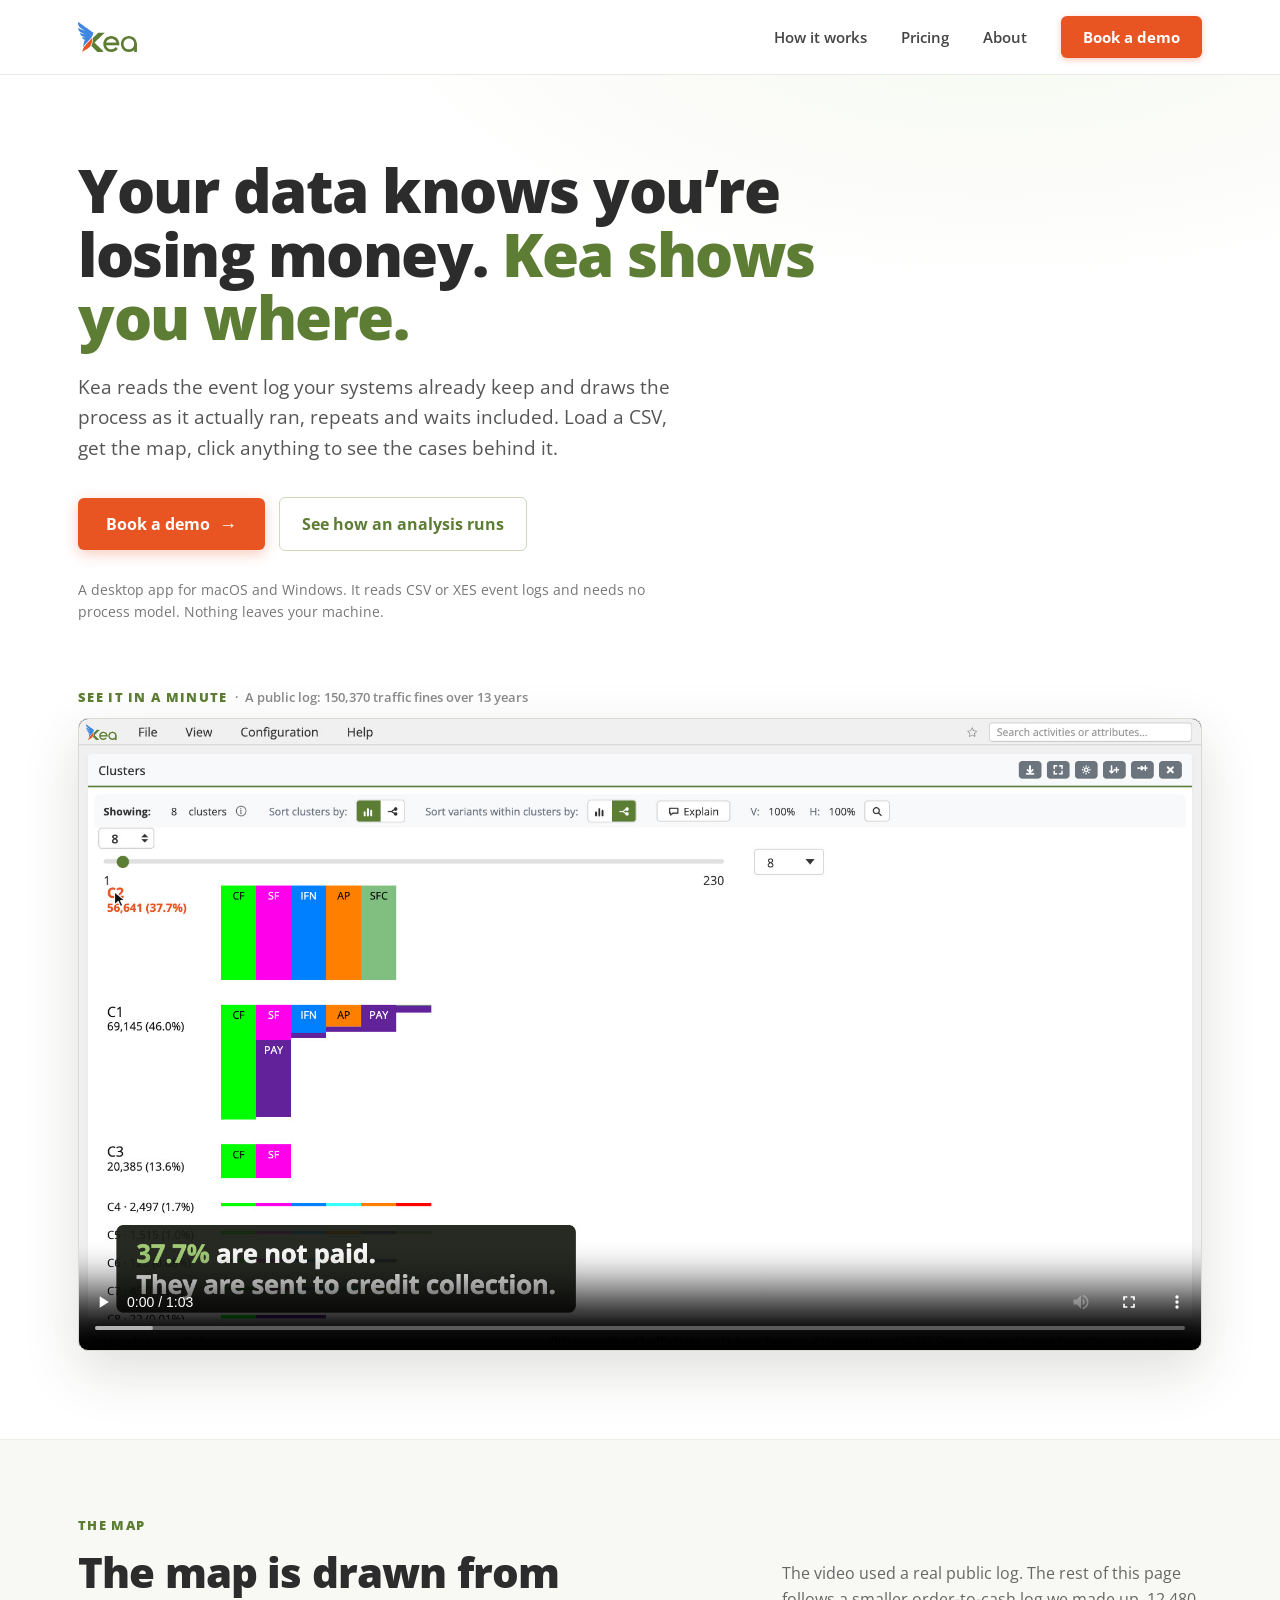
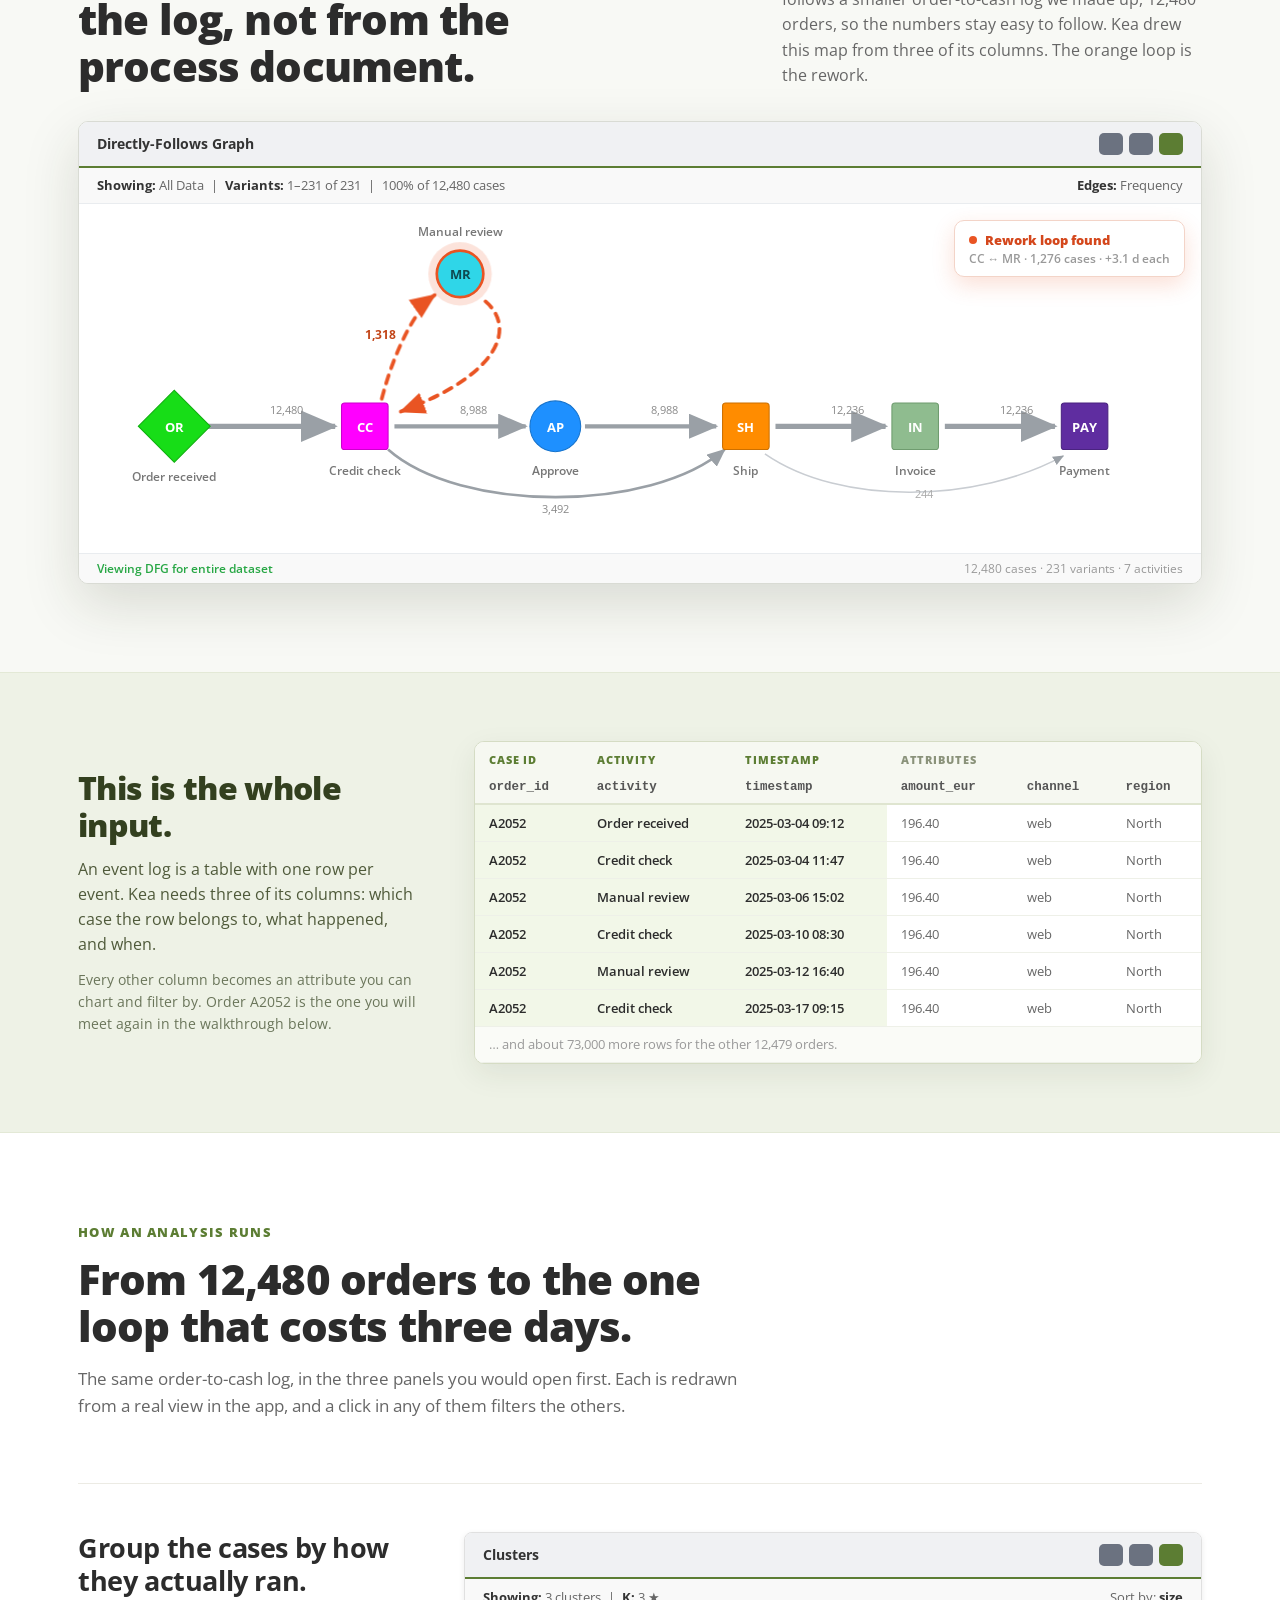
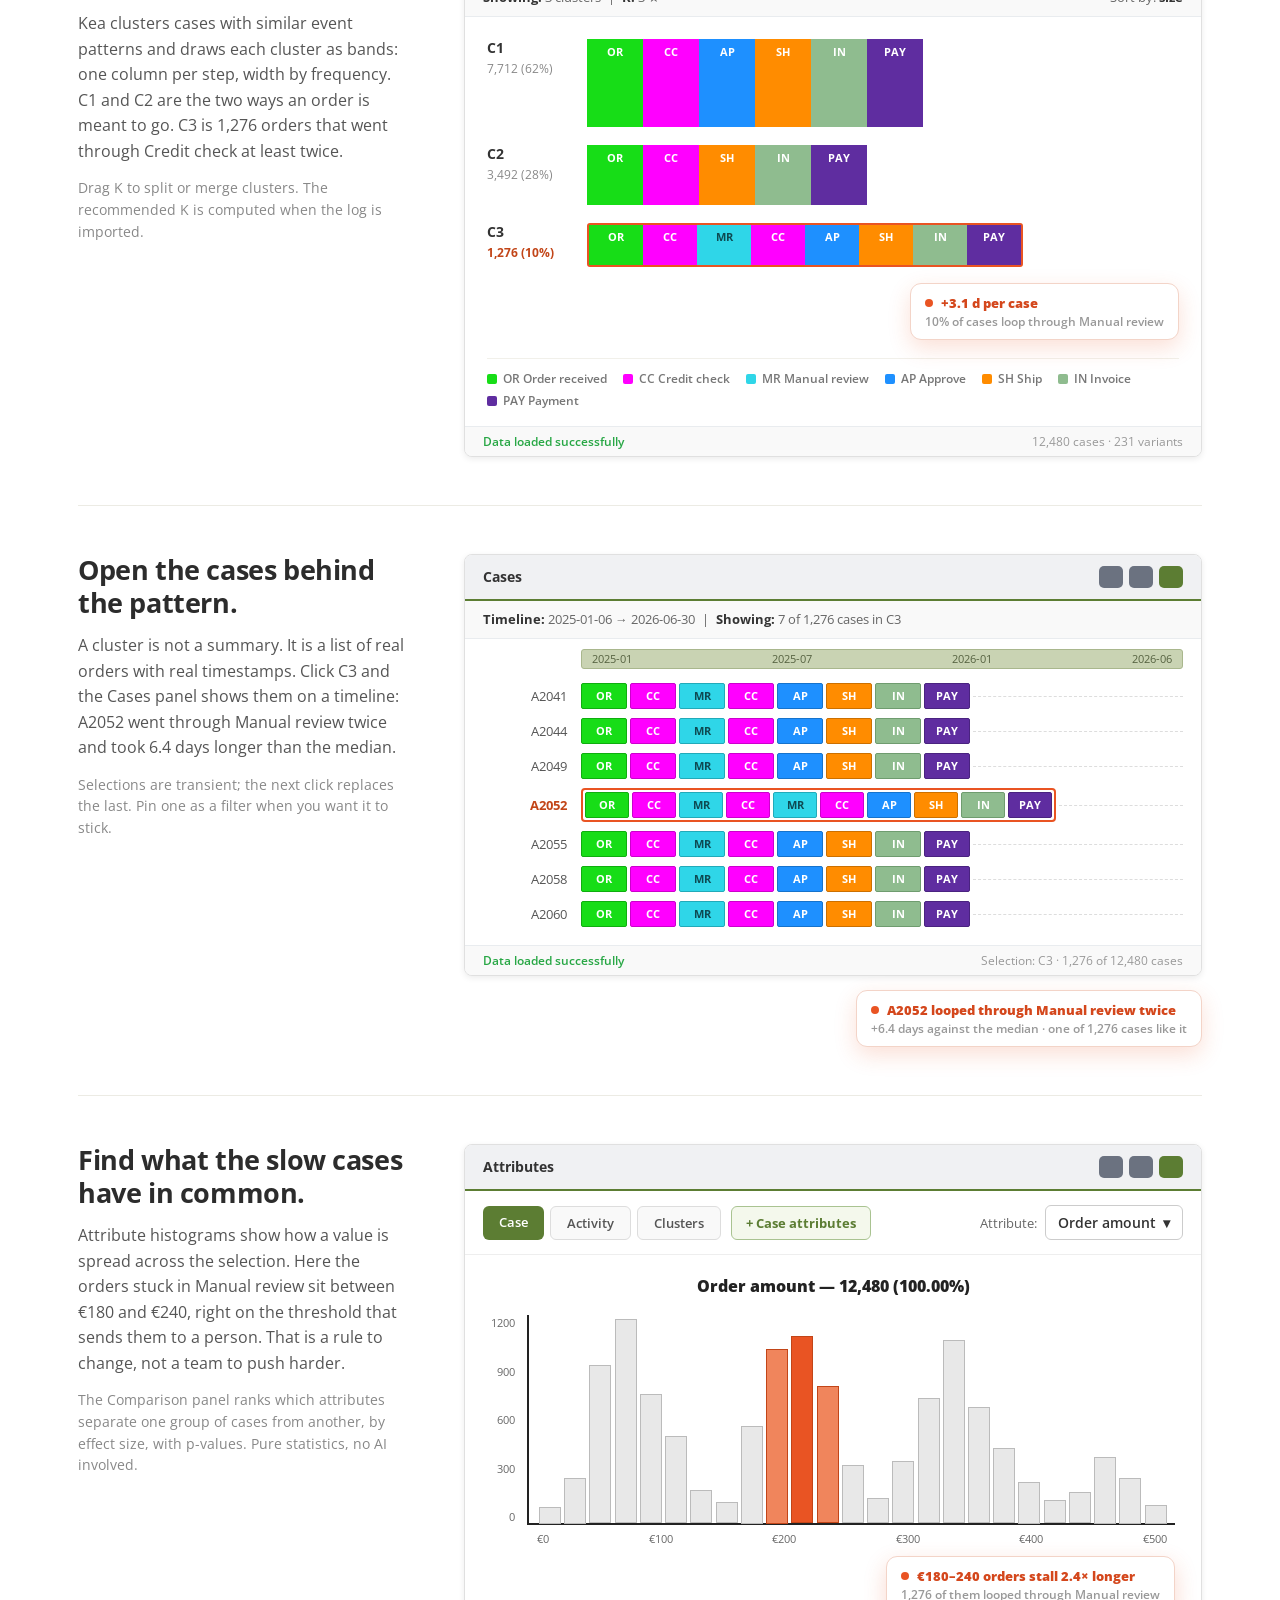
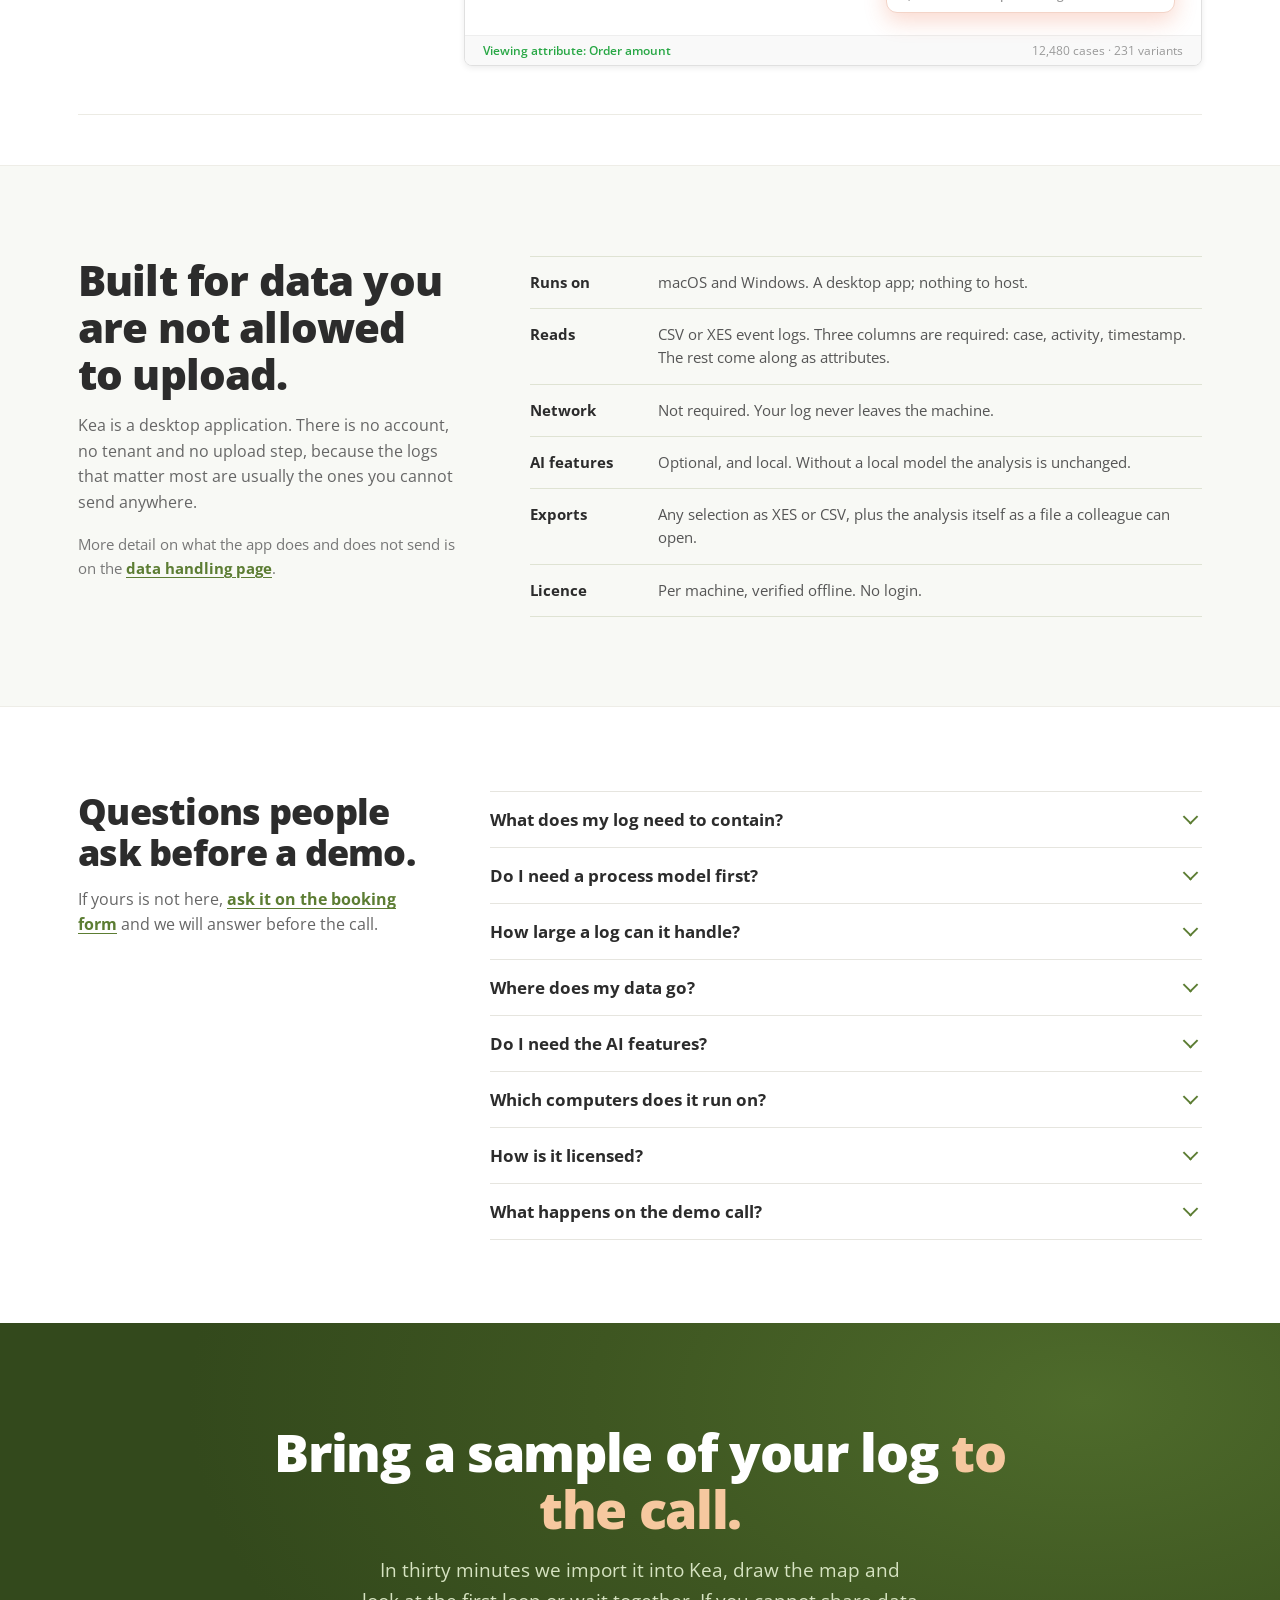
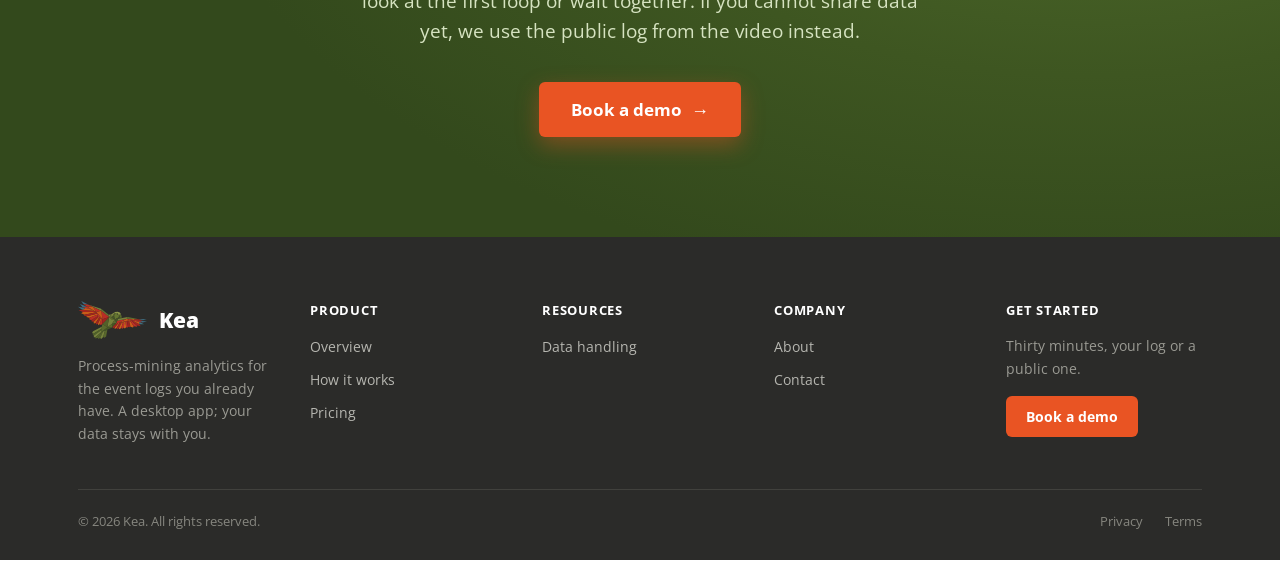
<file: index.html>
<!doctype html>
<html lang="en">
<head>
  <meta charset="utf-8">
  <meta name="viewport" content="width=device-width, initial-scale=1">
  <title>Kea: process mining for the event logs you already have</title>
  <meta name="description" content="Kea is a desktop app that reads the event log your systems already keep and draws the process as it actually ran, so you can see where the money is going. Nothing leaves your machine.">
  <link rel="icon" type="image/png" href="assets/kea_k_logo.png">
</head>
<body>


  <link rel="preconnect" href="https://fonts.googleapis.com">
  <link rel="preconnect" href="https://fonts.gstatic.com" crossorigin>
  <link href="https://fonts.googleapis.com/css2?family=Open+Sans:ital,wght@0,400;0,500;0,600;0,700;0,800;1,400&display=swap" rel="stylesheet">
  <link rel="stylesheet" href="css/site.css">


<div style="background:#ffffff;color:#333;">

  <!-- ============ HEADER ============ -->
  <header style="position:sticky;top:0;z-index:50;background:rgba(255,255,255,.92);backdrop-filter:blur(8px);border-bottom:1px solid #eceae5;">
    <input type="checkbox" id="nav-check">
    <div style="max-width:1180px;margin:0 auto;padding:0 28px;height:74px;display:flex;align-items:center;justify-content:space-between;gap:20px;">
      <a href="index.html" style="display:flex;align-items:center;flex-shrink:0;">
        <img src="assets/kea_word_logo.svg" alt="Kea" style="height:30px;width:auto;display:block;">
      </a>
      <nav class="nav-desktop">
        <a class="nav-link" href="index.html#how" style="font-size:15px;font-weight:600;">How it works</a>
        <a class="nav-link" href="pricing.html" style="font-size:15px;font-weight:600;">Pricing</a>
        <a class="nav-link" href="about.html" style="font-size:15px;font-weight:600;">About</a>
        <a class="btn-cta btn-cta-nudge" href="demo.html" style="display:inline-flex;align-items:center;background:var(--kea-cta-bg);color:#fff;font-size:15px;font-weight:700;padding:11px 22px;border-radius:var(--kea-radius);box-shadow:0 2px 6px var(--kea-cta-shadow);">Book a demo</a>
      </nav>
      <label class="nav-toggle" for="nav-check" aria-label="Menu">
        <span></span><span></span><span></span>
      </label>
    </div>
    <div class="nav-mobile">
      <a href="index.html#how" style="font-size:16px;font-weight:600;color:#333;padding:12px 4px;border-bottom:1px solid #f3f1ec;">How it works</a>
      <a href="pricing.html" style="font-size:16px;font-weight:600;color:#333;padding:12px 4px;border-bottom:1px solid #f3f1ec;">Pricing</a>
      <a href="about.html" style="font-size:16px;font-weight:600;color:#333;padding:12px 4px;">About</a>
      <a href="demo.html" style="margin-top:10px;text-align:center;background:var(--kea-cta-bg);color:#fff;font-size:16px;font-weight:700;padding:14px 22px;border-radius:var(--kea-radius);">Book a demo</a>
    </div>
  </header>

  <!-- ============ HERO ============ -->
  <section id="top" style="scroll-margin-top:80px;background:radial-gradient(1100px 540px at 78% -8%, #f4f7ee 0%, rgba(244,247,238,0) 60%), #ffffff;">
    <div id="product" style="scroll-margin-top:80px;max-width:1180px;margin:0 auto;padding:clamp(48px,7vw,84px) 28px clamp(54px,7vw,88px);">
      <div style="max-width:860px;">
        <h1 style="margin:0 0 22px;font-size:clamp(34px,5.2vw,60px);line-height:1.06;letter-spacing:-0.025em;font-weight:800;color:#2c2c2c;">Your data knows you’re losing money. <span style="color:#5c7d33;">Kea shows you where.</span></h1>
        <p style="margin:0 0 34px;font-size:clamp(16px,1.5vw,19px);line-height:1.6;color:#555;max-width:600px;">Kea reads the event log your systems already keep and draws the process as it actually ran, repeats and waits included. Load a CSV, get the map, click anything to see the cases behind it.</p>
        <div style="display:flex;flex-wrap:wrap;gap:14px;align-items:center;">
          <a class="btn-cta btn-cta-lift" href="demo.html" style="display:inline-flex;align-items:center;gap:9px;background:var(--kea-cta-bg);color:#fff;font-size:16px;font-weight:700;padding:15px 28px;border-radius:var(--kea-radius);box-shadow:0 4px 14px var(--kea-cta-shadow);">Book a demo <span style="font-size:18px;line-height:1;">→</span></a>
          <a class="btn-ghost" href="#how" style="display:inline-flex;align-items:center;gap:8px;color:#5c7d33;font-size:16px;font-weight:700;padding:15px 22px;border-radius:var(--kea-radius);border:1.5px solid #cdd9b8;">See how an analysis runs</a>
        </div>
        <p style="margin:28px 0 0;font-size:14px;line-height:1.6;color:#777;max-width:600px;">A desktop app for macOS and Windows. It reads CSV or XES event logs and needs no process model. Nothing leaves your machine.</p>
      </div>

      <!-- Hero app window: the 63.5 s product demo (video/kea-demo-v7.*). Click to play: poster + native controls, nothing preloaded beyond metadata. -->
      <div id="watch" style="scroll-margin-top:96px;margin-top:clamp(40px,5vw,64px);">
        <p style="margin:0 0 12px;font-size:13px;font-weight:800;letter-spacing:.1em;color:#5c7d33;">SEE IT IN A MINUTE <span style="font-weight:600;letter-spacing:0;color:#888;">&nbsp;·&nbsp; A public log: 150,370 traffic fines over 13 years</span></p>
        <div style="border:1px solid #d9dbd4;border-radius:10px;box-shadow:0 20px 55px rgba(40,50,20,.15);overflow:hidden;background:#0c0f08;">
          <video controls preload="metadata" playsinline poster="video/kea-demo-v7-poster.jpg" style="display:block;width:100%;height:auto;aspect-ratio:16/9;">
            <source src="video/kea-demo-v7.mp4" type="video/mp4">
            <source src="video/kea-demo-v7.webm" type="video/webm">
          </video>
        </div>
      </div>
    </div>
  </section>

  <!-- ============ THE MAP: Directly-Follows Graph (recreated from the real DFG panel) ============ -->
  <section id="map" style="scroll-margin-top:80px;background:#f8f9f5;border-top:1px solid #eeede7;">
    <div style="max-width:1180px;margin:0 auto;padding:clamp(48px,6vw,76px) 28px clamp(54px,7vw,88px);">
      <div style="display:flex;flex-wrap:wrap;align-items:flex-end;justify-content:space-between;gap:16px 48px;margin-bottom:clamp(22px,3vw,32px);">
        <div style="max-width:560px;">
          <p style="margin:0 0 14px;font-size:13px;font-weight:800;letter-spacing:.1em;color:#5c7d33;">THE MAP</p>
          <h2 style="margin:0;font-size:clamp(28px,3.6vw,42px);line-height:1.12;letter-spacing:-0.02em;font-weight:800;color:#2c2c2c;">The map is drawn from the log, not from the process document.</h2>
        </div>
        <p style="margin:0;flex:0 1 420px;font-size:16px;line-height:1.6;color:#666;">The video used a real public log. The rest of this page follows a smaller order-to-cash log we made up, 12,480 orders, so the numbers stay easy to follow. Kea drew this map from three of its columns. The orange loop is the rework.</p>
      </div>
      <div style="position:relative;border:1px solid #d9dbd4;border-radius:10px;box-shadow:0 20px 55px rgba(40,50,20,.15);overflow:hidden;background:#fff;">
        <div style="display:flex;align-items:center;justify-content:space-between;padding:11px 18px;border-bottom:2px solid #5c7d33;background:#f0f1f3;">
          <span style="font-size:13.5px;font-weight:700;color:#333;">Directly-Follows Graph</span>
          <span style="display:flex;gap:6px;">
            <span style="width:24px;height:22px;border-radius:5px;background:#6b7280;"></span>
            <span style="width:24px;height:22px;border-radius:5px;background:#6b7280;"></span>
            <span style="width:24px;height:22px;border-radius:5px;background:#5c7d33;"></span>
          </span>
        </div>
        <div style="display:flex;align-items:center;justify-content:space-between;gap:14px;padding:9px 18px;border-bottom:1px solid #e9ecef;background:#f9f9f9;">
          <span style="font-size:12.5px;color:#666;"><strong style="color:#333;">Showing:</strong> All Data&ensp;|&ensp;<strong style="color:#333;">Variants:</strong> 1–231 of 231&ensp;|&ensp;100% of 12,480 cases</span>
          <span style="font-size:12.5px;color:#666;flex-shrink:0;"><strong style="color:#333;">Edges:</strong> Frequency</span>
        </div>
        <div style="position:relative;">
          <div class="dfg-scroll">
          <svg viewBox="0 0 1060 330" width="100%" style="display:block;" role="img" aria-label="Directly-follows graph of an order-to-cash process; gray edges show the main flow, an orange loop through Manual review flashes as the bottleneck">
            <defs>
              <marker id="dg" markerWidth="8" markerHeight="8" refX="6.5" refY="3" orient="auto"><path d="M0,0 L7,3 L0,6 Z" fill="#9aa0a6"></path></marker>
              <marker id="do" markerWidth="8" markerHeight="8" refX="6.5" refY="3" orient="auto"><path d="M0,0 L7,3 L0,6 Z" fill="#e95423"></path></marker>
            </defs>
            <path d="M118,210 L242,210" fill="none" stroke="#9aa0a6" stroke-width="5" marker-end="url(#dg)" stroke-dasharray="400" stroke-dashoffset="400" style="animation:keadraw .6s .1s ease-out both;"></path>
            <path d="M298,210 L422,210" fill="none" stroke="#9aa0a6" stroke-width="4" marker-end="url(#dg)" stroke-dasharray="400" stroke-dashoffset="400" style="animation:keadraw .6s .35s ease-out both;"></path>
            <path d="M478,210 L602,210" fill="none" stroke="#9aa0a6" stroke-width="4" marker-end="url(#dg)" stroke-dasharray="400" stroke-dashoffset="400" style="animation:keadraw .6s .6s ease-out both;"></path>
            <path d="M658,210 L762,210" fill="none" stroke="#9aa0a6" stroke-width="5" marker-end="url(#dg)" stroke-dasharray="400" stroke-dashoffset="400" style="animation:keadraw .6s .85s ease-out both;"></path>
            <path d="M818,210 L922,210" fill="none" stroke="#9aa0a6" stroke-width="5" marker-end="url(#dg)" stroke-dasharray="400" stroke-dashoffset="400" style="animation:keadraw .6s 1.1s ease-out both;"></path>
            <path d="M648,236 C720,286 850,282 930,238" fill="none" stroke="#c9cdd2" stroke-width="1.5" marker-end="url(#dg)" stroke-dasharray="600" stroke-dashoffset="600" style="animation:keadraw .9s 1.5s ease-out both;"></path>
            <path class="kea-loop" d="M286,184 C300,130 322,96 336,86" fill="none" stroke="#e95423" stroke-width="3.5" stroke-linecap="round" marker-end="url(#do)" stroke-dasharray="8 7" style="animation:keafade .5s 1.7s both, keaflow 1.2s linear infinite;"></path>
            <path class="kea-loop" d="M384,92 C412,116 400,160 304,196" fill="none" stroke="#e95423" stroke-width="3.5" stroke-linecap="round" marker-end="url(#do)" stroke-dasharray="8 7" style="animation:keafade .5s 1.8s both, keaflow 1.4s linear infinite;"></path>
            <path d="M292,232 C360,292 540,292 610,232" fill="none" stroke="#9aa0a6" stroke-width="2.5" marker-end="url(#dg)" stroke-dasharray="600" stroke-dashoffset="600" style="animation:keadraw .9s 1.2s ease-out both;"></path>
            <text x="180" y="198" font-family="Open Sans, sans-serif" font-size="10.5" fill="#888">12,480</text>
            <text x="360" y="198" font-family="Open Sans, sans-serif" font-size="10.5" fill="#888">8,988</text>
            <text x="540" y="198" font-family="Open Sans, sans-serif" font-size="10.5" fill="#888">8,988</text>
            <text x="710" y="198" font-family="Open Sans, sans-serif" font-size="10.5" fill="#888">12,236</text>
            <text x="870" y="198" font-family="Open Sans, sans-serif" font-size="10.5" fill="#888">12,236</text>
            <text x="450" y="292" text-anchor="middle" font-family="Open Sans, sans-serif" font-size="10.5" fill="#888">3,492</text>
            <text x="790" y="278" font-family="Open Sans, sans-serif" font-size="10.5" fill="#aaa">244</text>
            <text x="270" y="128" font-family="Open Sans, sans-serif" font-size="11" font-weight="700" fill="#c24518">1,318</text>
            <g style="transform-box:fill-box;transform-origin:center;animation:keapop .45s .05s cubic-bezier(.34,1.56,.64,1) both;">
              <rect x="66" y="186" width="48" height="48" fill="#17dd17" stroke="#0fae0f" transform="rotate(45 90 210)"></rect>
              <text x="90" y="215" text-anchor="middle" font-family="Open Sans, sans-serif" font-size="12" font-weight="700" fill="#fff">OR</text>
            </g>
            <g style="transform-box:fill-box;transform-origin:center;animation:keapop .45s .3s cubic-bezier(.34,1.56,.64,1) both;">
              <rect x="248" y="188" width="44" height="44" rx="3" fill="#ff00ff" stroke="#cc00cc"></rect>
              <text x="270" y="215" text-anchor="middle" font-family="Open Sans, sans-serif" font-size="12" font-weight="700" fill="#fff">CC</text>
            </g>
            <g style="transform-box:fill-box;transform-origin:center;animation:keapop .45s .55s cubic-bezier(.34,1.56,.64,1) both;">
              <circle cx="450" cy="210" r="24" fill="#1e90ff" stroke="#1673cc"></circle>
              <text x="450" y="215" text-anchor="middle" font-family="Open Sans, sans-serif" font-size="12" font-weight="700" fill="#fff">AP</text>
            </g>
            <g style="transform-box:fill-box;transform-origin:center;animation:keapop .45s .8s cubic-bezier(.34,1.56,.64,1) both;">
              <rect x="608" y="188" width="44" height="44" rx="3" fill="#ff8c00" stroke="#cc7000"></rect>
              <text x="630" y="215" text-anchor="middle" font-family="Open Sans, sans-serif" font-size="12" font-weight="700" fill="#fff">SH</text>
            </g>
            <g style="transform-box:fill-box;transform-origin:center;animation:keapop .45s 1.05s cubic-bezier(.34,1.56,.64,1) both;">
              <rect x="768" y="188" width="44" height="44" rx="3" fill="#8fbc8f" stroke="#6f9c6f"></rect>
              <text x="790" y="215" text-anchor="middle" font-family="Open Sans, sans-serif" font-size="12" font-weight="700" fill="#fff">IN</text>
            </g>
            <g style="transform-box:fill-box;transform-origin:center;animation:keapop .45s 1.3s cubic-bezier(.34,1.56,.64,1) both;">
              <rect x="928" y="188" width="44" height="44" rx="3" fill="#5f2da0" stroke="#4a2380"></rect>
              <text x="950" y="215" text-anchor="middle" font-family="Open Sans, sans-serif" font-size="12" font-weight="700" fill="#fff">PAY</text>
            </g>
            <circle class="kea-loop" cx="360" cy="66" r="30" fill="#e95423" style="opacity:.16;transform-box:fill-box;transform-origin:center;animation:keapulse 2.2s ease-in-out infinite;"></circle>
            <g style="transform-box:fill-box;transform-origin:center;animation:keapop .45s 1.55s cubic-bezier(.34,1.56,.64,1) both;">
              <circle cx="360" cy="66" r="22" fill="#2fd6e8" stroke="#e95423" stroke-width="2.5"></circle>
              <text x="360" y="71" text-anchor="middle" font-family="Open Sans, sans-serif" font-size="12" font-weight="700" fill="#0e4a52">MR</text>
            </g>
            <text x="90" y="262" text-anchor="middle" font-family="Open Sans, sans-serif" font-size="11" font-weight="600" fill="#777">Order received</text>
            <text x="270" y="256" text-anchor="middle" font-family="Open Sans, sans-serif" font-size="11" font-weight="600" fill="#777">Credit check</text>
            <text x="450" y="256" text-anchor="middle" font-family="Open Sans, sans-serif" font-size="11" font-weight="600" fill="#777">Approve</text>
            <text x="630" y="256" text-anchor="middle" font-family="Open Sans, sans-serif" font-size="11" font-weight="600" fill="#777">Ship</text>
            <text x="790" y="256" text-anchor="middle" font-family="Open Sans, sans-serif" font-size="11" font-weight="600" fill="#777">Invoice</text>
            <text x="950" y="256" text-anchor="middle" font-family="Open Sans, sans-serif" font-size="11" font-weight="600" fill="#777">Payment</text>
            <text x="360" y="30" text-anchor="middle" font-family="Open Sans, sans-serif" font-size="11" font-weight="600" fill="#777">Manual review</text>
          </svg>
          </div>
          <div class="kea-loop dfg-badge" style="width:fit-content;background:#fff;border:1px solid #f3d4c8;border-radius:10px;box-shadow:0 8px 22px rgba(233,84,35,.18);padding:10px 14px;">
            <div style="display:flex;align-items:center;gap:8px;font-size:13px;font-weight:800;color:#d4471c;"><span style="width:8px;height:8px;border-radius:50%;background:#e95423;"></span>Rework loop found</div>
            <div style="margin-top:2px;font-size:11.5px;font-weight:600;color:#999;">CC ↔ MR · 1,276 cases · +3.1 d each</div>
          </div>
        </div>
        <div style="display:flex;justify-content:space-between;border-top:1px solid #e9ecef;background:#f9f9f9;padding:7px 18px;font-size:11.5px;">
          <span style="color:#28a745;font-weight:600;">Viewing DFG for entire dataset</span>
          <span style="color:#999;">12,480 cases · 231 variants · 7 activities</span>
        </div>
      </div>
    </div>
  </section>

  <!-- ============ THE INPUT: a slice of the (illustrative) order-to-cash log ============ -->
  <section id="input" style="scroll-margin-top:80px;background:#eef2e6;border-top:1px solid #e3e9d6;border-bottom:1px solid #e3e9d6;">
    <div style="max-width:1180px;margin:0 auto;padding:clamp(44px,5.5vw,68px) 28px;display:grid;grid-template-columns:minmax(0,340px) minmax(0,1fr);gap:36px 56px;align-items:center;" class="input-grid">
      <div>
        <h2 style="margin:0 0 14px;font-size:clamp(24px,2.6vw,32px);line-height:1.15;letter-spacing:-0.02em;font-weight:800;color:#33401f;">This is the whole input.</h2>
        <p style="margin:0 0 12px;font-size:15.5px;line-height:1.6;color:#4f5a3a;">An event log is a table with one row per event. Kea needs three of its columns: which case the row belongs to, what happened, and when.</p>
        <p style="margin:0;font-size:14px;line-height:1.6;color:#6a755a;">Every other column becomes an attribute you can chart and filter by. Order A2052 is the one you will meet again in the walkthrough below.</p>
      </div>
      <div class="log-scroll">
        <table class="log-excerpt" aria-label="Six rows of an order-to-cash event log; the case ID, activity and timestamp columns are highlighted">
          <thead>
            <tr class="log-roles"><th class="req">Case ID</th><th class="req">Activity</th><th class="req">Timestamp</th><th colspan="3">Attributes</th></tr>
            <tr><th class="req">order_id</th><th class="req">activity</th><th class="req">timestamp</th><th>amount_eur</th><th>channel</th><th>region</th></tr>
          </thead>
          <tbody>
            <tr><td class="req">A2052</td><td class="req">Order received</td><td class="req">2025-03-04 09:12</td><td>196.40</td><td>web</td><td>North</td></tr>
            <tr><td class="req">A2052</td><td class="req">Credit check</td><td class="req">2025-03-04 11:47</td><td>196.40</td><td>web</td><td>North</td></tr>
            <tr><td class="req">A2052</td><td class="req">Manual review</td><td class="req">2025-03-06 15:02</td><td>196.40</td><td>web</td><td>North</td></tr>
            <tr><td class="req">A2052</td><td class="req">Credit check</td><td class="req">2025-03-10 08:30</td><td>196.40</td><td>web</td><td>North</td></tr>
            <tr><td class="req">A2052</td><td class="req">Manual review</td><td class="req">2025-03-12 16:40</td><td>196.40</td><td>web</td><td>North</td></tr>
            <tr><td class="req">A2052</td><td class="req">Credit check</td><td class="req">2025-03-17 09:15</td><td>196.40</td><td>web</td><td>North</td></tr>
          </tbody>
          <tfoot>
            <tr><td colspan="6">… and about 73,000 more rows for the other 12,479 orders.</td></tr>
          </tfoot>
        </table>
      </div>
    </div>
  </section>

  <!-- ============ HOW AN ANALYSIS RUNS ============ -->
  <section id="how" style="scroll-margin-top:80px;background:#fff;">
    <div style="max-width:1180px;margin:0 auto;padding:clamp(56px,7vw,92px) 28px clamp(30px,4vw,50px);">
      <div style="max-width:680px;margin-bottom:clamp(40px,5vw,64px);">
        <p style="margin:0 0 14px;font-size:13px;font-weight:800;letter-spacing:.1em;color:#5c7d33;">HOW AN ANALYSIS RUNS</p>
        <h2 style="margin:0 0 16px;font-size:clamp(28px,3.6vw,42px);line-height:1.12;letter-spacing:-0.02em;font-weight:800;color:#2c2c2c;">From 12,480 orders to the one loop that costs three days.</h2>
        <p style="margin:0;font-size:17px;line-height:1.6;color:#666;">The same order-to-cash log, in the three panels you would open first. Each is redrawn from a real view in the app, and a click in any of them filters the others.</p>
      </div>

      <!-- ---- Chapter 01: Clusters ---- -->
      <div class="chapter" style="padding:clamp(28px,4vw,48px) 0;border-top:1px solid #ecebe4;">
        <div class="chapter-copy">
          <h3 style="margin:0 0 14px;font-size:clamp(22px,2.2vw,27px);line-height:1.2;letter-spacing:-0.015em;font-weight:700;color:#2c2c2c;">Group the cases by how they actually ran.</h3>
          <p style="margin:0 0 14px;font-size:15.5px;line-height:1.65;color:#555;">Kea clusters cases with similar event patterns and draws each cluster as bands: one column per step, width by frequency. C1 and C2 are the two ways an order is meant to go. C3 is 1,276 orders that went through Credit check at least twice.</p>
          <p style="margin:0;font-size:13.5px;line-height:1.6;color:#888;">Drag K to split or merge clusters. The recommended K is computed when the log is imported.</p>
        </div>
        <div>
          <div style="background:#fff;border:1px solid #e0e0e0;border-radius:8px;box-shadow:0 2px 6px rgba(0,0,0,.08);overflow:hidden;">
            <div style="display:flex;align-items:center;justify-content:space-between;padding:11px 18px;border-bottom:2px solid #5c7d33;background:#f0f1f3;">
              <span style="font-size:13.5px;font-weight:700;color:#333;">Clusters</span>
              <span style="display:flex;gap:6px;">
                <span style="width:24px;height:22px;border-radius:5px;background:#6b7280;"></span>
                <span style="width:24px;height:22px;border-radius:5px;background:#6b7280;"></span>
                <span style="width:24px;height:22px;border-radius:5px;background:#5c7d33;"></span>
              </span>
            </div>
            <div style="display:flex;align-items:center;justify-content:space-between;gap:14px;padding:10px 18px;border-bottom:1px solid #e9ecef;background:#f9f9f9;font-size:12.5px;color:#666;">
              <span><strong style="color:#333;">Showing:</strong> 3 clusters&ensp;|&ensp;<strong style="color:#333;">K:</strong> 3 ★</span>
              <span style="flex-shrink:0;">Sort by: <strong style="color:#333;">size</strong></span>
            </div>
            <div style="padding:22px 22px 18px;">
              <div class="bands-scroll">
              <div role="img" aria-label="Cluster view: three groups of cases drawn as colored activity bands; the smallest cluster is selected, showing a rework loop through Manual review" style="display:flex;flex-direction:column;gap:18px;">
                <div style="display:flex;align-items:flex-start;gap:14px;">
                  <span style="flex:0 0 86px;line-height:1.3;"><strong style="display:block;font-size:14px;color:#333;">C1</strong><span style="font-size:11.5px;color:#888;">7,712 (62%)</span></span>
                  <span style="display:flex;">
                    <span style="width:56px;height:88px;background:#17dd17;transform-origin:left;animation:keaband .5s ease-out both;text-align:center;padding-top:5px;font-size:11px;font-weight:700;color:#fff;">OR</span>
                    <span style="width:56px;height:88px;background:#ff00ff;transform-origin:left;animation:keaband .5s .07s ease-out both;text-align:center;padding-top:5px;font-size:11px;font-weight:700;color:#fff;">CC</span>
                    <span style="width:56px;height:88px;background:#1e90ff;transform-origin:left;animation:keaband .5s .14s ease-out both;text-align:center;padding-top:5px;font-size:11px;font-weight:700;color:#fff;">AP</span>
                    <span style="width:56px;height:88px;background:#ff8c00;transform-origin:left;animation:keaband .5s .21s ease-out both;text-align:center;padding-top:5px;font-size:11px;font-weight:700;color:#fff;">SH</span>
                    <span style="width:56px;height:88px;background:#8fbc8f;transform-origin:left;animation:keaband .5s .28s ease-out both;text-align:center;padding-top:5px;font-size:11px;font-weight:700;color:#fff;">IN</span>
                    <span style="width:56px;height:88px;background:#5f2da0;transform-origin:left;animation:keaband .5s .35s ease-out both;text-align:center;padding-top:5px;font-size:11px;font-weight:700;color:#fff;">PAY</span>
                  </span>
                </div>
                <div style="display:flex;align-items:flex-start;gap:14px;">
                  <span style="flex:0 0 86px;line-height:1.3;"><strong style="display:block;font-size:14px;color:#333;">C2</strong><span style="font-size:11.5px;color:#888;">3,492 (28%)</span></span>
                  <span style="display:flex;">
                    <span style="width:56px;height:60px;background:#17dd17;transform-origin:left;animation:keaband .5s .1s ease-out both;text-align:center;padding-top:5px;font-size:11px;font-weight:700;color:#fff;">OR</span>
                    <span style="width:56px;height:60px;background:#ff00ff;transform-origin:left;animation:keaband .5s .17s ease-out both;text-align:center;padding-top:5px;font-size:11px;font-weight:700;color:#fff;">CC</span>
                    <span style="width:56px;height:60px;background:#ff8c00;transform-origin:left;animation:keaband .5s .24s ease-out both;text-align:center;padding-top:5px;font-size:11px;font-weight:700;color:#fff;">SH</span>
                    <span style="width:56px;height:60px;background:#8fbc8f;transform-origin:left;animation:keaband .5s .31s ease-out both;text-align:center;padding-top:5px;font-size:11px;font-weight:700;color:#fff;">IN</span>
                    <span style="width:56px;height:60px;background:#5f2da0;transform-origin:left;animation:keaband .5s .38s ease-out both;text-align:center;padding-top:5px;font-size:11px;font-weight:700;color:#fff;">PAY</span>
                  </span>
                </div>
                <div style="display:flex;align-items:flex-start;gap:14px;">
                  <span style="flex:0 0 86px;line-height:1.3;"><strong style="display:block;font-size:14px;color:#333;">C3</strong><span style="font-size:11.5px;color:#c24518;font-weight:700;">1,276 (10%)</span></span>
                  <span class="kea-loop" style="display:flex;border:2px solid #e95423;border-radius:3px;animation:keaflash 2.2s ease-in-out infinite;">
                    <span style="width:54px;height:40px;background:#17dd17;transform-origin:left;animation:keaband .5s .15s ease-out both;text-align:center;padding-top:4px;font-size:11px;font-weight:700;color:#fff;">OR</span>
                    <span style="width:54px;height:40px;background:#ff00ff;transform-origin:left;animation:keaband .5s .22s ease-out both;text-align:center;padding-top:4px;font-size:11px;font-weight:700;color:#fff;">CC</span>
                    <span style="width:54px;height:40px;background:#2fd6e8;transform-origin:left;animation:keaband .5s .29s ease-out both;text-align:center;padding-top:4px;font-size:11px;font-weight:700;color:#0e4a52;">MR</span>
                    <span style="width:54px;height:40px;background:#ff00ff;transform-origin:left;animation:keaband .5s .36s ease-out both;text-align:center;padding-top:4px;font-size:11px;font-weight:700;color:#fff;">CC</span>
                    <span style="width:54px;height:40px;background:#1e90ff;transform-origin:left;animation:keaband .5s .43s ease-out both;text-align:center;padding-top:4px;font-size:11px;font-weight:700;color:#fff;">AP</span>
                    <span style="width:54px;height:40px;background:#ff8c00;transform-origin:left;animation:keaband .5s .5s ease-out both;text-align:center;padding-top:4px;font-size:11px;font-weight:700;color:#fff;">SH</span>
                    <span style="width:54px;height:40px;background:#8fbc8f;transform-origin:left;animation:keaband .5s .57s ease-out both;text-align:center;padding-top:4px;font-size:11px;font-weight:700;color:#fff;">IN</span>
                    <span style="width:54px;height:40px;background:#5f2da0;transform-origin:left;animation:keaband .5s .64s ease-out both;text-align:center;padding-top:4px;font-size:11px;font-weight:700;color:#fff;">PAY</span>
                  </span>
                </div>
              </div>
              </div>
              <div style="display:flex;justify-content:flex-end;">
                <div class="kea-loop" style="margin:16px 0 0;background:#fff;border:1px solid #f3d4c8;border-radius:11px;box-shadow:0 8px 22px rgba(233,84,35,.18);padding:10px 14px;animation:keafloat 4s ease-in-out infinite;">
                  <div style="display:flex;align-items:center;gap:8px;font-size:13px;font-weight:800;color:#d4471c;"><span style="width:8px;height:8px;border-radius:50%;background:#e95423;"></span>+3.1 d per case</div>
                  <div style="margin-top:2px;font-size:11.5px;font-weight:600;color:#999;">10% of cases loop through Manual review</div>
                </div>
              </div>
              <div style="margin-top:18px;display:flex;flex-wrap:wrap;gap:7px 16px;border-top:1px solid #f1f0ea;padding-top:12px;font-size:11.5px;font-weight:600;color:#777;">
                <span style="display:flex;align-items:center;gap:6px;"><span style="width:10px;height:10px;border-radius:2px;background:#17dd17;"></span>OR Order received</span>
                <span style="display:flex;align-items:center;gap:6px;"><span style="width:10px;height:10px;border-radius:2px;background:#ff00ff;"></span>CC Credit check</span>
                <span style="display:flex;align-items:center;gap:6px;"><span style="width:10px;height:10px;border-radius:2px;background:#2fd6e8;"></span>MR Manual review</span>
                <span style="display:flex;align-items:center;gap:6px;"><span style="width:10px;height:10px;border-radius:2px;background:#1e90ff;"></span>AP Approve</span>
                <span style="display:flex;align-items:center;gap:6px;"><span style="width:10px;height:10px;border-radius:2px;background:#ff8c00;"></span>SH Ship</span>
                <span style="display:flex;align-items:center;gap:6px;"><span style="width:10px;height:10px;border-radius:2px;background:#8fbc8f;"></span>IN Invoice</span>
                <span style="display:flex;align-items:center;gap:6px;"><span style="width:10px;height:10px;border-radius:2px;background:#5f2da0;"></span>PAY Payment</span>
              </div>
            </div>
            <div style="display:flex;justify-content:space-between;border-top:1px solid #e9ecef;background:#f9f9f9;padding:7px 18px;font-size:11.5px;">
              <span style="color:#28a745;font-weight:600;">Data loaded successfully</span>
              <span style="color:#999;">12,480 cases · 231 variants</span>
            </div>
          </div>
        </div>
      </div>

      <!-- ---- Chapter 02: Cases ---- -->
      <div class="chapter" style="padding:clamp(28px,4vw,48px) 0;border-top:1px solid #ecebe4;">
        <div class="chapter-copy">
          <h3 style="margin:0 0 14px;font-size:clamp(22px,2.2vw,27px);line-height:1.2;letter-spacing:-0.015em;font-weight:700;color:#2c2c2c;">Open the cases behind the pattern.</h3>
          <p style="margin:0 0 14px;font-size:15.5px;line-height:1.65;color:#555;">A cluster is not a summary. It is a list of real orders with real timestamps. Click C3 and the Cases panel shows them on a timeline: A2052 went through Manual review twice and took 6.4 days longer than the median.</p>
          <p style="margin:0;font-size:13.5px;line-height:1.6;color:#888;">Selections are transient; the next click replaces the last. Pin one as a filter when you want it to stick.</p>
        </div>
        <div>
          <div style="background:#fff;border:1px solid #e0e0e0;border-radius:8px;box-shadow:0 2px 6px rgba(0,0,0,.08);overflow:hidden;">
            <div style="display:flex;align-items:center;justify-content:space-between;padding:11px 18px;border-bottom:2px solid #5c7d33;background:#f0f1f3;">
              <span style="font-size:13.5px;font-weight:700;color:#333;">Cases</span>
              <span style="display:flex;gap:6px;">
                <span style="width:24px;height:22px;border-radius:5px;background:#6b7280;"></span>
                <span style="width:24px;height:22px;border-radius:5px;background:#6b7280;"></span>
                <span style="width:24px;height:22px;border-radius:5px;background:#5c7d33;"></span>
              </span>
            </div>
            <div style="padding:10px 18px;border-bottom:1px solid #e9ecef;background:#f9f9f9;font-size:12.5px;color:#666;"><strong style="color:#333;">Timeline:</strong> 2025-01-06 → 2026-06-30&ensp;|&ensp;<strong style="color:#333;">Showing:</strong> 7 of 1,276 cases in C3</div>
            <div class="cases-scroll">
              <div class="cases-rows">
                <div style="display:flex;align-items:center;gap:14px;padding:10px 18px 0;">
                  <span style="flex:0 0 84px;"></span>
                  <span style="flex:1;height:20px;background:#c9d3b3;border:1px solid #a9b78d;border-radius:3px;display:flex;align-items:center;justify-content:space-between;padding:0 10px;font-size:10.5px;color:#556140;"><span>2025-01</span><span>2025-07</span><span>2026-01</span><span>2026-06</span></span>
                </div>
                <div role="img" aria-label="Seven cases drawn as rows of colored activity chips; one case with a repeated Manual review loop is selected in flash orange" style="display:flex;flex-direction:column;gap:9px;padding:14px 18px 18px;">
                  <div style="display:flex;align-items:center;gap:14px;animation:kearow .4s .05s ease-out both;">
                    <span style="flex:0 0 84px;text-align:right;font-size:12.5px;color:#555;">A2041</span>
                    <span style="display:flex;gap:3px;flex:1;align-items:center;">
                      <span style="width:46px;height:26px;background:#17dd17;border:1px solid #0fae0f;border-radius:2px;text-align:center;line-height:24px;font-size:10.5px;font-weight:700;color:#fff;transform-origin:left;animation:keachip .25s .1s ease-out both;">OR</span>
                      <span style="width:46px;height:26px;background:#ff00ff;border:1px solid #cc00cc;border-radius:2px;text-align:center;line-height:24px;font-size:10.5px;font-weight:700;color:#fff;transform-origin:left;animation:keachip .25s .16s ease-out both;">CC</span>
                      <span style="width:46px;height:26px;background:#2fd6e8;border:1px solid #22aab9;border-radius:2px;text-align:center;line-height:24px;font-size:10.5px;font-weight:700;color:#0e4a52;transform-origin:left;animation:keachip .25s .22s ease-out both;">MR</span>
                      <span style="width:46px;height:26px;background:#ff00ff;border:1px solid #cc00cc;border-radius:2px;text-align:center;line-height:24px;font-size:10.5px;font-weight:700;color:#fff;transform-origin:left;animation:keachip .25s .28s ease-out both;">CC</span>
                      <span style="width:46px;height:26px;background:#1e90ff;border:1px solid #1673cc;border-radius:2px;text-align:center;line-height:24px;font-size:10.5px;font-weight:700;color:#fff;transform-origin:left;animation:keachip .25s .34s ease-out both;">AP</span>
                      <span style="width:46px;height:26px;background:#ff8c00;border:1px solid #cc7000;border-radius:2px;text-align:center;line-height:24px;font-size:10.5px;font-weight:700;color:#fff;transform-origin:left;animation:keachip .25s .4s ease-out both;">SH</span>
                      <span style="width:46px;height:26px;background:#8fbc8f;border:1px solid #6f9c6f;border-radius:2px;text-align:center;line-height:24px;font-size:10.5px;font-weight:700;color:#fff;transform-origin:left;animation:keachip .25s .46s ease-out both;">IN</span>
                      <span style="width:46px;height:26px;background:#5f2da0;border:1px solid #4a2380;border-radius:2px;text-align:center;line-height:24px;font-size:10.5px;font-weight:700;color:#fff;transform-origin:left;animation:keachip .25s .52s ease-out both;">PAY</span>
                      <span style="flex:1;border-top:1px dashed #ddd;"></span>
                    </span>
                  </div>
                  <div style="display:flex;align-items:center;gap:14px;animation:kearow .4s .15s ease-out both;">
                    <span style="flex:0 0 84px;text-align:right;font-size:12.5px;color:#555;">A2044</span>
                    <span style="display:flex;gap:3px;flex:1;align-items:center;">
                      <span style="width:46px;height:26px;background:#17dd17;border:1px solid #0fae0f;border-radius:2px;text-align:center;line-height:24px;font-size:10.5px;font-weight:700;color:#fff;transform-origin:left;animation:keachip .25s .2s ease-out both;">OR</span>
                      <span style="width:46px;height:26px;background:#ff00ff;border:1px solid #cc00cc;border-radius:2px;text-align:center;line-height:24px;font-size:10.5px;font-weight:700;color:#fff;transform-origin:left;animation:keachip .25s .26s ease-out both;">CC</span>
                      <span style="width:46px;height:26px;background:#2fd6e8;border:1px solid #22aab9;border-radius:2px;text-align:center;line-height:24px;font-size:10.5px;font-weight:700;color:#0e4a52;transform-origin:left;animation:keachip .25s .32s ease-out both;">MR</span>
                      <span style="width:46px;height:26px;background:#ff00ff;border:1px solid #cc00cc;border-radius:2px;text-align:center;line-height:24px;font-size:10.5px;font-weight:700;color:#fff;transform-origin:left;animation:keachip .25s .38s ease-out both;">CC</span>
                      <span style="width:46px;height:26px;background:#1e90ff;border:1px solid #1673cc;border-radius:2px;text-align:center;line-height:24px;font-size:10.5px;font-weight:700;color:#fff;transform-origin:left;animation:keachip .25s .44s ease-out both;">AP</span>
                      <span style="width:46px;height:26px;background:#ff8c00;border:1px solid #cc7000;border-radius:2px;text-align:center;line-height:24px;font-size:10.5px;font-weight:700;color:#fff;transform-origin:left;animation:keachip .25s .5s ease-out both;">SH</span>
                      <span style="width:46px;height:26px;background:#8fbc8f;border:1px solid #6f9c6f;border-radius:2px;text-align:center;line-height:24px;font-size:10.5px;font-weight:700;color:#fff;transform-origin:left;animation:keachip .25s .56s ease-out both;">IN</span>
                      <span style="width:46px;height:26px;background:#5f2da0;border:1px solid #4a2380;border-radius:2px;text-align:center;line-height:24px;font-size:10.5px;font-weight:700;color:#fff;transform-origin:left;animation:keachip .25s .62s ease-out both;">PAY</span>
                      <span style="flex:1;border-top:1px dashed #ddd;"></span>
                    </span>
                  </div>
                  <div style="display:flex;align-items:center;gap:14px;animation:kearow .4s .25s ease-out both;">
                    <span style="flex:0 0 84px;text-align:right;font-size:12.5px;color:#555;">A2049</span>
                    <span style="display:flex;gap:3px;flex:1;align-items:center;">
                      <span style="width:46px;height:26px;background:#17dd17;border:1px solid #0fae0f;border-radius:2px;text-align:center;line-height:24px;font-size:10.5px;font-weight:700;color:#fff;transform-origin:left;animation:keachip .25s .3s ease-out both;">OR</span>
                      <span style="width:46px;height:26px;background:#ff00ff;border:1px solid #cc00cc;border-radius:2px;text-align:center;line-height:24px;font-size:10.5px;font-weight:700;color:#fff;transform-origin:left;animation:keachip .25s .36s ease-out both;">CC</span>
                      <span style="width:46px;height:26px;background:#2fd6e8;border:1px solid #22aab9;border-radius:2px;text-align:center;line-height:24px;font-size:10.5px;font-weight:700;color:#0e4a52;transform-origin:left;animation:keachip .25s .42s ease-out both;">MR</span>
                      <span style="width:46px;height:26px;background:#ff00ff;border:1px solid #cc00cc;border-radius:2px;text-align:center;line-height:24px;font-size:10.5px;font-weight:700;color:#fff;transform-origin:left;animation:keachip .25s .48s ease-out both;">CC</span>
                      <span style="width:46px;height:26px;background:#1e90ff;border:1px solid #1673cc;border-radius:2px;text-align:center;line-height:24px;font-size:10.5px;font-weight:700;color:#fff;transform-origin:left;animation:keachip .25s .54s ease-out both;">AP</span>
                      <span style="width:46px;height:26px;background:#ff8c00;border:1px solid #cc7000;border-radius:2px;text-align:center;line-height:24px;font-size:10.5px;font-weight:700;color:#fff;transform-origin:left;animation:keachip .25s .6s ease-out both;">SH</span>
                      <span style="width:46px;height:26px;background:#8fbc8f;border:1px solid #6f9c6f;border-radius:2px;text-align:center;line-height:24px;font-size:10.5px;font-weight:700;color:#fff;transform-origin:left;animation:keachip .25s .66s ease-out both;">IN</span>
                      <span style="width:46px;height:26px;background:#5f2da0;border:1px solid #4a2380;border-radius:2px;text-align:center;line-height:24px;font-size:10.5px;font-weight:700;color:#fff;transform-origin:left;animation:keachip .25s .72s ease-out both;">PAY</span>
                      <span style="flex:1;border-top:1px dashed #ddd;"></span>
                    </span>
                  </div>
                  <div style="display:flex;align-items:center;gap:14px;animation:kearow .4s .35s ease-out both;">
                    <span style="flex:0 0 84px;text-align:right;font-size:12.5px;font-weight:700;color:#c24518;">A2052</span>
                    <span style="display:flex;gap:3px;flex:1;align-items:center;">
                      <span class="kea-loop" style="display:flex;gap:3px;border:2px solid #e95423;border-radius:4px;padding:2px;animation:keaflash 2.2s ease-in-out infinite;">
                        <span style="width:44px;height:26px;background:#17dd17;border:1px solid #0fae0f;border-radius:2px;text-align:center;line-height:24px;font-size:10.5px;font-weight:700;color:#fff;transform-origin:left;animation:keachip .25s .4s ease-out both;">OR</span>
                        <span style="width:44px;height:26px;background:#ff00ff;border:1px solid #cc00cc;border-radius:2px;text-align:center;line-height:24px;font-size:10.5px;font-weight:700;color:#fff;transform-origin:left;animation:keachip .25s .46s ease-out both;">CC</span>
                        <span style="width:44px;height:26px;background:#2fd6e8;border:1px solid #22aab9;border-radius:2px;text-align:center;line-height:24px;font-size:10.5px;font-weight:700;color:#0e4a52;transform-origin:left;animation:keachip .25s .52s ease-out both;">MR</span>
                        <span style="width:44px;height:26px;background:#ff00ff;border:1px solid #cc00cc;border-radius:2px;text-align:center;line-height:24px;font-size:10.5px;font-weight:700;color:#fff;transform-origin:left;animation:keachip .25s .58s ease-out both;">CC</span>
                        <span style="width:44px;height:26px;background:#2fd6e8;border:1px solid #22aab9;border-radius:2px;text-align:center;line-height:24px;font-size:10.5px;font-weight:700;color:#0e4a52;transform-origin:left;animation:keachip .25s .64s ease-out both;">MR</span>
                        <span style="width:44px;height:26px;background:#ff00ff;border:1px solid #cc00cc;border-radius:2px;text-align:center;line-height:24px;font-size:10.5px;font-weight:700;color:#fff;transform-origin:left;animation:keachip .25s .7s ease-out both;">CC</span>
                        <span style="width:44px;height:26px;background:#1e90ff;border:1px solid #1673cc;border-radius:2px;text-align:center;line-height:24px;font-size:10.5px;font-weight:700;color:#fff;transform-origin:left;animation:keachip .25s .76s ease-out both;">AP</span>
                        <span style="width:44px;height:26px;background:#ff8c00;border:1px solid #cc7000;border-radius:2px;text-align:center;line-height:24px;font-size:10.5px;font-weight:700;color:#fff;transform-origin:left;animation:keachip .25s .82s ease-out both;">SH</span>
                        <span style="width:44px;height:26px;background:#8fbc8f;border:1px solid #6f9c6f;border-radius:2px;text-align:center;line-height:24px;font-size:10.5px;font-weight:700;color:#fff;transform-origin:left;animation:keachip .25s .88s ease-out both;">IN</span>
                        <span style="width:44px;height:26px;background:#5f2da0;border:1px solid #4a2380;border-radius:2px;text-align:center;line-height:24px;font-size:10.5px;font-weight:700;color:#fff;transform-origin:left;animation:keachip .25s .94s ease-out both;">PAY</span>
                      </span>
                      <span style="flex:1;border-top:1px dashed #ddd;"></span>
                    </span>
                  </div>
                  <div style="display:flex;align-items:center;gap:14px;animation:kearow .4s .45s ease-out both;">
                    <span style="flex:0 0 84px;text-align:right;font-size:12.5px;color:#555;">A2055</span>
                    <span style="display:flex;gap:3px;flex:1;align-items:center;">
                      <span style="width:46px;height:26px;background:#17dd17;border:1px solid #0fae0f;border-radius:2px;text-align:center;line-height:24px;font-size:10.5px;font-weight:700;color:#fff;transform-origin:left;animation:keachip .25s .5s ease-out both;">OR</span>
                      <span style="width:46px;height:26px;background:#ff00ff;border:1px solid #cc00cc;border-radius:2px;text-align:center;line-height:24px;font-size:10.5px;font-weight:700;color:#fff;transform-origin:left;animation:keachip .25s .56s ease-out both;">CC</span>
                      <span style="width:46px;height:26px;background:#2fd6e8;border:1px solid #22aab9;border-radius:2px;text-align:center;line-height:24px;font-size:10.5px;font-weight:700;color:#0e4a52;transform-origin:left;animation:keachip .25s .62s ease-out both;">MR</span>
                      <span style="width:46px;height:26px;background:#ff00ff;border:1px solid #cc00cc;border-radius:2px;text-align:center;line-height:24px;font-size:10.5px;font-weight:700;color:#fff;transform-origin:left;animation:keachip .25s .68s ease-out both;">CC</span>
                      <span style="width:46px;height:26px;background:#1e90ff;border:1px solid #1673cc;border-radius:2px;text-align:center;line-height:24px;font-size:10.5px;font-weight:700;color:#fff;transform-origin:left;animation:keachip .25s .74s ease-out both;">AP</span>
                      <span style="width:46px;height:26px;background:#ff8c00;border:1px solid #cc7000;border-radius:2px;text-align:center;line-height:24px;font-size:10.5px;font-weight:700;color:#fff;transform-origin:left;animation:keachip .25s .8s ease-out both;">SH</span>
                      <span style="width:46px;height:26px;background:#8fbc8f;border:1px solid #6f9c6f;border-radius:2px;text-align:center;line-height:24px;font-size:10.5px;font-weight:700;color:#fff;transform-origin:left;animation:keachip .25s .86s ease-out both;">IN</span>
                      <span style="width:46px;height:26px;background:#5f2da0;border:1px solid #4a2380;border-radius:2px;text-align:center;line-height:24px;font-size:10.5px;font-weight:700;color:#fff;transform-origin:left;animation:keachip .25s .92s ease-out both;">PAY</span>
                      <span style="flex:1;border-top:1px dashed #ddd;"></span>
                    </span>
                  </div>
                  <div style="display:flex;align-items:center;gap:14px;animation:kearow .4s .55s ease-out both;">
                    <span style="flex:0 0 84px;text-align:right;font-size:12.5px;color:#555;">A2058</span>
                    <span style="display:flex;gap:3px;flex:1;align-items:center;">
                      <span style="width:46px;height:26px;background:#17dd17;border:1px solid #0fae0f;border-radius:2px;text-align:center;line-height:24px;font-size:10.5px;font-weight:700;color:#fff;transform-origin:left;animation:keachip .25s .6s ease-out both;">OR</span>
                      <span style="width:46px;height:26px;background:#ff00ff;border:1px solid #cc00cc;border-radius:2px;text-align:center;line-height:24px;font-size:10.5px;font-weight:700;color:#fff;transform-origin:left;animation:keachip .25s .66s ease-out both;">CC</span>
                      <span style="width:46px;height:26px;background:#2fd6e8;border:1px solid #22aab9;border-radius:2px;text-align:center;line-height:24px;font-size:10.5px;font-weight:700;color:#0e4a52;transform-origin:left;animation:keachip .25s .72s ease-out both;">MR</span>
                      <span style="width:46px;height:26px;background:#ff00ff;border:1px solid #cc00cc;border-radius:2px;text-align:center;line-height:24px;font-size:10.5px;font-weight:700;color:#fff;transform-origin:left;animation:keachip .25s .78s ease-out both;">CC</span>
                      <span style="width:46px;height:26px;background:#1e90ff;border:1px solid #1673cc;border-radius:2px;text-align:center;line-height:24px;font-size:10.5px;font-weight:700;color:#fff;transform-origin:left;animation:keachip .25s .84s ease-out both;">AP</span>
                      <span style="width:46px;height:26px;background:#ff8c00;border:1px solid #cc7000;border-radius:2px;text-align:center;line-height:24px;font-size:10.5px;font-weight:700;color:#fff;transform-origin:left;animation:keachip .25s .9s ease-out both;">SH</span>
                      <span style="width:46px;height:26px;background:#8fbc8f;border:1px solid #6f9c6f;border-radius:2px;text-align:center;line-height:24px;font-size:10.5px;font-weight:700;color:#fff;transform-origin:left;animation:keachip .25s .96s ease-out both;">IN</span>
                      <span style="width:46px;height:26px;background:#5f2da0;border:1px solid #4a2380;border-radius:2px;text-align:center;line-height:24px;font-size:10.5px;font-weight:700;color:#fff;transform-origin:left;animation:keachip .25s 1.02s ease-out both;">PAY</span>
                      <span style="flex:1;border-top:1px dashed #ddd;"></span>
                    </span>
                  </div>
                  <div style="display:flex;align-items:center;gap:14px;animation:kearow .4s .65s ease-out both;">
                    <span style="flex:0 0 84px;text-align:right;font-size:12.5px;color:#555;">A2060</span>
                    <span style="display:flex;gap:3px;flex:1;align-items:center;">
                      <span style="width:46px;height:26px;background:#17dd17;border:1px solid #0fae0f;border-radius:2px;text-align:center;line-height:24px;font-size:10.5px;font-weight:700;color:#fff;transform-origin:left;animation:keachip .25s .7s ease-out both;">OR</span>
                      <span style="width:46px;height:26px;background:#ff00ff;border:1px solid #cc00cc;border-radius:2px;text-align:center;line-height:24px;font-size:10.5px;font-weight:700;color:#fff;transform-origin:left;animation:keachip .25s .76s ease-out both;">CC</span>
                      <span style="width:46px;height:26px;background:#2fd6e8;border:1px solid #22aab9;border-radius:2px;text-align:center;line-height:24px;font-size:10.5px;font-weight:700;color:#0e4a52;transform-origin:left;animation:keachip .25s .82s ease-out both;">MR</span>
                      <span style="width:46px;height:26px;background:#ff00ff;border:1px solid #cc00cc;border-radius:2px;text-align:center;line-height:24px;font-size:10.5px;font-weight:700;color:#fff;transform-origin:left;animation:keachip .25s .88s ease-out both;">CC</span>
                      <span style="width:46px;height:26px;background:#1e90ff;border:1px solid #1673cc;border-radius:2px;text-align:center;line-height:24px;font-size:10.5px;font-weight:700;color:#fff;transform-origin:left;animation:keachip .25s .94s ease-out both;">AP</span>
                      <span style="width:46px;height:26px;background:#ff8c00;border:1px solid #cc7000;border-radius:2px;text-align:center;line-height:24px;font-size:10.5px;font-weight:700;color:#fff;transform-origin:left;animation:keachip .25s 1s ease-out both;">SH</span>
                      <span style="width:46px;height:26px;background:#8fbc8f;border:1px solid #6f9c6f;border-radius:2px;text-align:center;line-height:24px;font-size:10.5px;font-weight:700;color:#fff;transform-origin:left;animation:keachip .25s 1.06s ease-out both;">IN</span>
                      <span style="width:46px;height:26px;background:#5f2da0;border:1px solid #4a2380;border-radius:2px;text-align:center;line-height:24px;font-size:10.5px;font-weight:700;color:#fff;transform-origin:left;animation:keachip .25s 1.12s ease-out both;">PAY</span>
                      <span style="flex:1;border-top:1px dashed #ddd;"></span>
                    </span>
                  </div>
                </div>
              </div>
            </div>
            <div style="display:flex;justify-content:space-between;border-top:1px solid #e9ecef;background:#f9f9f9;padding:7px 18px;font-size:11.5px;">
              <span style="color:#28a745;font-weight:600;">Data loaded successfully</span>
              <span style="color:#999;">Selection: C3 · 1,276 of 12,480 cases</span>
            </div>
          </div>
          <div style="display:flex;justify-content:flex-end;">
            <div class="kea-loop" style="margin-top:14px;background:#fff;border:1px solid #f3d4c8;border-radius:11px;box-shadow:0 8px 22px rgba(233,84,35,.18);padding:10px 14px;animation:keafloat 4s ease-in-out infinite;">
              <div style="display:flex;align-items:center;gap:8px;font-size:13px;font-weight:800;color:#d4471c;"><span style="width:8px;height:8px;border-radius:50%;background:#e95423;"></span>A2052 looped through Manual review twice</div>
              <div style="margin-top:2px;font-size:11.5px;font-weight:600;color:#999;">+6.4 days against the median · one of 1,276 cases like it</div>
            </div>
          </div>
        </div>
      </div>

      <!-- ---- Chapter 03: Attributes ---- -->
      <div class="chapter" style="padding:clamp(28px,4vw,48px) 0;border-top:1px solid #ecebe4;border-bottom:1px solid #ecebe4;">
        <div class="chapter-copy">
          <h3 style="margin:0 0 14px;font-size:clamp(22px,2.2vw,27px);line-height:1.2;letter-spacing:-0.015em;font-weight:700;color:#2c2c2c;">Find what the slow cases have in common.</h3>
          <p style="margin:0 0 14px;font-size:15.5px;line-height:1.65;color:#555;">Attribute histograms show how a value is spread across the selection. Here the orders stuck in Manual review sit between €180 and €240, right on the threshold that sends them to a person. That is a rule to change, not a team to push harder.</p>
          <p style="margin:0;font-size:13.5px;line-height:1.6;color:#888;">The Comparison panel ranks which attributes separate one group of cases from another, by effect size, with p-values. Pure statistics, no AI involved.</p>
        </div>
        <div>
          <div style="background:#fff;border:1px solid #e0e0e0;border-radius:8px;box-shadow:0 2px 6px rgba(0,0,0,.08);overflow:hidden;color:#333;">
            <div style="display:flex;align-items:center;justify-content:space-between;padding:11px 18px;border-bottom:2px solid #5c7d33;background:#f0f1f3;">
              <span style="font-size:13.5px;font-weight:700;color:#333;">Attributes</span>
              <span style="display:flex;gap:6px;">
                <span style="width:24px;height:22px;border-radius:5px;background:#6b7280;"></span>
                <span style="width:24px;height:22px;border-radius:5px;background:#6b7280;"></span>
                <span style="width:24px;height:22px;border-radius:5px;background:#5c7d33;"></span>
              </span>
            </div>
            <div style="display:flex;align-items:center;flex-wrap:wrap;gap:10px;padding:14px 18px;border-bottom:1px solid #eee;">
              <span style="display:flex;gap:6px;">
                <span style="background:#5c7d33;color:#fff;font-size:13px;font-weight:600;padding:7px 16px;border-radius:6px;">Case</span>
                <span style="background:#f9f9f9;color:#555;font-size:13px;font-weight:600;padding:7px 16px;border-radius:6px;border:1px solid #ddd;">Activity</span>
                <span style="background:#f9f9f9;color:#555;font-size:13px;font-weight:600;padding:7px 16px;border-radius:6px;border:1px solid #ddd;">Clusters</span>
              </span>
              <span style="color:#5c7d33;font-size:13px;font-weight:700;padding:7px 14px;border-radius:6px;border:1.5px solid #a9c391;background:#f4f8ec;">+ Case attributes</span>
              <span style="margin-left:auto;display:flex;align-items:center;gap:8px;font-size:13px;color:#666;">Attribute:
                <span style="border:1px solid #ccc;border-radius:6px;padding:7px 12px;font-size:14px;font-weight:600;color:#333;background:#fff;">Order amount&ensp;▾</span>
              </span>
            </div>
            <div style="padding:20px 26px 8px;">
              <p style="margin:0 0 18px;text-align:center;font-size:16px;font-weight:800;color:#222;">Order amount — 12,480 (100.00%)</p>
              <div style="display:flex;gap:12px;">
                <div style="display:flex;flex-direction:column;justify-content:space-between;align-items:flex-end;font-size:11px;color:#666;padding-bottom:22px;"><span>1200</span><span>900</span><span>600</span><span>300</span><span>0</span></div>
                <div style="flex:1;">
                  <div role="img" aria-label="Histogram of order amounts; the bars for the 180 to 240 euro range are highlighted in flash orange" style="display:flex;align-items:flex-end;gap:3px;height:210px;border-left:2px solid #222;border-bottom:2px solid #222;padding:0 8px 0 10px;">
                    <span style="flex:1;height:8%;background:#e8e8e8;border:1px solid #bbb;transform-origin:bottom;animation:kearise .5s .1s ease-out both;"></span>
                    <span style="flex:1;height:22%;background:#e8e8e8;border:1px solid #bbb;transform-origin:bottom;animation:kearise .5s .14s ease-out both;"></span>
                    <span style="flex:1;height:76%;background:#e8e8e8;border:1px solid #bbb;transform-origin:bottom;animation:kearise .5s .18s ease-out both;"></span>
                    <span style="flex:1;height:98%;background:#e8e8e8;border:1px solid #bbb;transform-origin:bottom;animation:kearise .5s .22s ease-out both;"></span>
                    <span style="flex:1;height:62%;background:#e8e8e8;border:1px solid #bbb;transform-origin:bottom;animation:kearise .5s .26s ease-out both;"></span>
                    <span style="flex:1;height:42%;background:#e8e8e8;border:1px solid #bbb;transform-origin:bottom;animation:kearise .5s .3s ease-out both;"></span>
                    <span style="flex:1;height:16%;background:#e8e8e8;border:1px solid #bbb;transform-origin:bottom;animation:kearise .5s .34s ease-out both;"></span>
                    <span style="flex:1;height:10%;background:#e8e8e8;border:1px solid #bbb;transform-origin:bottom;animation:kearise .5s .38s ease-out both;"></span>
                    <span style="flex:1;height:47%;background:#e8e8e8;border:1px solid #bbb;transform-origin:bottom;animation:kearise .5s .42s ease-out both;"></span>
                    <span class="kea-loop" style="flex:1;height:84%;background:#f0855c;border:1px solid #c24518;transform-origin:bottom;animation:kearise .5s .46s ease-out both, keaflash 2.2s 1s ease-in-out infinite;"></span>
                    <span class="kea-loop" style="flex:1;height:90%;background:#e95423;border:1px solid #c24518;transform-origin:bottom;animation:kearise .5s .5s ease-out both, keaflash 2.2s 1s ease-in-out infinite;"></span>
                    <span class="kea-loop" style="flex:1;height:66%;background:#f0855c;border:1px solid #c24518;transform-origin:bottom;animation:kearise .5s .54s ease-out both, keaflash 2.2s 1s ease-in-out infinite;"></span>
                    <span style="flex:1;height:28%;background:#e8e8e8;border:1px solid #bbb;transform-origin:bottom;animation:kearise .5s .58s ease-out both;"></span>
                    <span style="flex:1;height:12%;background:#e8e8e8;border:1px solid #bbb;transform-origin:bottom;animation:kearise .5s .62s ease-out both;"></span>
                    <span style="flex:1;height:30%;background:#e8e8e8;border:1px solid #bbb;transform-origin:bottom;animation:kearise .5s .66s ease-out both;"></span>
                    <span style="flex:1;height:60%;background:#e8e8e8;border:1px solid #bbb;transform-origin:bottom;animation:kearise .5s .7s ease-out both;"></span>
                    <span style="flex:1;height:88%;background:#e8e8e8;border:1px solid #bbb;transform-origin:bottom;animation:kearise .5s .74s ease-out both;"></span>
                    <span style="flex:1;height:56%;background:#e8e8e8;border:1px solid #bbb;transform-origin:bottom;animation:kearise .5s .78s ease-out both;"></span>
                    <span style="flex:1;height:36%;background:#e8e8e8;border:1px solid #bbb;transform-origin:bottom;animation:kearise .5s .82s ease-out both;"></span>
                    <span style="flex:1;height:20%;background:#e8e8e8;border:1px solid #bbb;transform-origin:bottom;animation:kearise .5s .86s ease-out both;"></span>
                    <span style="flex:1;height:11%;background:#e8e8e8;border:1px solid #bbb;transform-origin:bottom;animation:kearise .5s .9s ease-out both;"></span>
                    <span style="flex:1;height:15%;background:#e8e8e8;border:1px solid #bbb;transform-origin:bottom;animation:kearise .5s .94s ease-out both;"></span>
                    <span style="flex:1;height:32%;background:#e8e8e8;border:1px solid #bbb;transform-origin:bottom;animation:kearise .5s .98s ease-out both;"></span>
                    <span style="flex:1;height:22%;background:#e8e8e8;border:1px solid #bbb;transform-origin:bottom;animation:kearise .5s 1.02s ease-out both;"></span>
                    <span style="flex:1;height:9%;background:#e8e8e8;border:1px solid #bbb;transform-origin:bottom;animation:kearise .5s 1.06s ease-out both;"></span>
                  </div>
                  <div style="display:flex;justify-content:space-between;padding:6px 8px 0 10px;font-size:11px;color:#666;"><span>€0</span><span>€100</span><span>€200</span><span>€300</span><span>€400</span><span>€500</span></div>
                </div>
              </div>
              <div style="display:flex;justify-content:flex-end;">
                <div class="kea-loop" style="margin:10px 0 14px;background:#fff;border:1px solid #f3d4c8;border-radius:11px;box-shadow:0 8px 22px rgba(233,84,35,.22);padding:10px 14px;animation:keafloat 4s ease-in-out infinite;">
                  <div style="display:flex;align-items:center;gap:8px;font-size:13px;font-weight:800;color:#d4471c;"><span style="width:8px;height:8px;border-radius:50%;background:#e95423;"></span>€180–240 orders stall 2.4× longer</div>
                  <div style="margin-top:2px;font-size:11.5px;font-weight:600;color:#999;">1,276 of them looped through Manual review</div>
                </div>
              </div>
            </div>
            <div style="display:flex;justify-content:space-between;border-top:1px solid #eee;background:#f9f9f9;padding:7px 18px;font-size:11.5px;">
              <span style="color:#28a745;font-weight:600;">Viewing attribute: Order amount</span>
              <span style="color:#999;">12,480 cases · 231 variants</span>
            </div>
          </div>
        </div>
      </div>
    </div>
  </section>

  <!-- ============ SPECS ============ -->
  <section id="specs" style="scroll-margin-top:80px;background:#f8f9f5;border-top:1px solid #eeede7;">
    <div style="max-width:1180px;margin:0 auto;padding:clamp(56px,7vw,90px) 28px;">
      <div class="specs-grid">
        <div>
          <h2 style="margin:0 0 16px;font-size:clamp(28px,3.6vw,42px);line-height:1.12;letter-spacing:-0.02em;font-weight:800;color:#2c2c2c;">Built for data you are not allowed to upload.</h2>
          <p style="margin:0;font-size:16px;line-height:1.6;color:#666;">Kea is a desktop application. There is no account, no tenant and no upload step, because the logs that matter most are usually the ones you cannot send anywhere.</p>
          <p style="margin:18px 0 0;font-size:14.5px;line-height:1.6;color:#777;">More detail on what the app does and does not send is on the <a href="security.html" style="color:#5c7d33;font-weight:700;text-decoration:underline;text-underline-offset:3px;">data handling page</a>.</p>
        </div>
        <table class="specs" aria-label="Kea at a glance">
          <tbody>
            <tr><th>Runs on</th><td>macOS and Windows. A desktop app; nothing to host.</td></tr>
            <tr><th>Reads</th><td>CSV or XES event logs. Three columns are required: case, activity, timestamp. The rest come along as attributes.</td></tr>
            <tr><th>Network</th><td>Not required. Your log never leaves the machine.</td></tr>
            <tr><th>AI features</th><td>Optional, and local. Without a local model the analysis is unchanged.</td></tr>
            <tr><th>Exports</th><td>Any selection as XES or CSV, plus the analysis itself as a file a colleague can open.</td></tr>
            <tr><th>Licence</th><td>Per machine, verified offline. No login.</td></tr>
          </tbody>
        </table>
      </div>
    </div>
  </section>

  <!-- ============ FAQ ============ -->
  <section id="faq" style="scroll-margin-top:80px;background:#fff;border-top:1px solid #eeede7;">
    <div style="max-width:1180px;margin:0 auto;padding:clamp(52px,6.5vw,84px) 28px;">
      <div class="faq-grid">
        <div>
          <h2 style="margin:0 0 14px;font-size:clamp(26px,3.2vw,36px);line-height:1.15;letter-spacing:-0.02em;font-weight:800;color:#2c2c2c;">Questions people ask before a demo.</h2>
          <p style="margin:0;font-size:15.5px;line-height:1.6;color:#666;">If yours is not here, <a href="demo.html" style="color:#5c7d33;font-weight:700;text-decoration:underline;text-underline-offset:3px;">ask it on the booking form</a> and we will answer before the call.</p>
        </div>
        <div class="faq">
          <details>
            <summary>What does my log need to contain?</summary>
            <p>Three columns: a case identifier, an activity name and a timestamp. Anything else in the file comes along as an attribute. CSV and XES are both accepted.</p>
          </details>
          <details>
            <summary>Do I need a process model first?</summary>
            <p>No. The map is drawn from the log.</p>
          </details>
          <details>
            <summary>How large a log can it handle?</summary>
            <p>Logs with millions of events. The public log in the video has 150,370 cases.</p>
          </details>
          <details>
            <summary>Where does my data go?</summary>
            <p>Nowhere. It stays on the machine that runs Kea, which does not need a network connection. <a href="security.html">What the app does and does not send.</a></p>
          </details>
          <details>
            <summary>Do I need the AI features?</summary>
            <p>No. They are optional and run on a local model if you install one. The analysis does not depend on them.</p>
          </details>
          <details>
            <summary>Which computers does it run on?</summary>
            <p>macOS and Windows. It is a desktop app, so there is nothing to host.</p>
          </details>
          <details>
            <summary>How is it licensed?</summary>
            <p>Per machine, verified offline. <a href="pricing.html">How licensing works.</a></p>
          </details>
          <details>
            <summary>What happens on the demo call?</summary>
            <p>Thirty minutes. You bring a sample of a log, or we use the public traffic-fines log from the video. We import it, draw the map and look at the first loop or wait together.</p>
          </details>
        </div>
      </div>
    </div>
  </section>

  <!-- ============ CLOSING CTA ============ -->
  <section id="book" style="scroll-margin-top:80px;background:radial-gradient(900px 500px at 85% 15%, #4e6b2b 0%, #3e5621 55%, #33491c 100%);">
    <div style="max-width:1180px;margin:0 auto;padding:clamp(56px,8vw,100px) 28px;text-align:center;">
      <h2 style="margin:0 auto 18px;max-width:760px;font-size:clamp(30px,4.4vw,52px);line-height:1.1;letter-spacing:-0.025em;font-weight:800;color:#fff;">Bring a sample of your log <span style="color:#f6c89f;">to the call.</span></h2>
      <p style="margin:0 auto 36px;max-width:560px;font-size:clamp(16px,1.6vw,19px);line-height:1.6;color:#d6e3c1;">In thirty minutes we import it into Kea, draw the map and look at the first loop or wait together. If you cannot share data yet, we use the public log from the video instead.</p>
      <div style="display:flex;flex-wrap:wrap;gap:14px;align-items:center;justify-content:center;">
        <a class="btn-cta btn-cta-lift" href="demo.html" style="display:inline-flex;align-items:center;gap:9px;background:var(--kea-cta-bg);color:#fff;font-size:17px;font-weight:700;padding:16px 32px;border-radius:var(--kea-radius);box-shadow:0 8px 22px rgba(233,84,35,.4);">Book a demo <span style="font-size:18px;line-height:1;">→</span></a>
      </div>
    </div>
  </section>

  <!-- ============ FOOTER (identical on every page under site/; edit all copies together) ============ -->
  <footer style="background:#2b2b29;color:#cfcfca;">
    <div style="max-width:1180px;margin:0 auto;padding:clamp(44px,5vw,64px) 28px 30px;">
      <div style="display:grid;grid-template-columns:repeat(auto-fit,minmax(180px,1fr));gap:36px;margin-bottom:44px;">
        <div style="max-width:300px;">
          <div style="display:flex;align-items:center;gap:12px;margin-bottom:16px;">
            <img src="assets/kea_parrot.svg" alt="" style="height:38px;width:auto;display:block;">
            <span style="font-size:21px;font-weight:800;color:#fff;letter-spacing:-0.01em;">Kea</span>
          </div>
          <p style="margin:0;font-size:14px;line-height:1.6;color:#9a9a93;">Process-mining analytics for the event logs you already have. A desktop app; your data stays with you.</p>
        </div>
        <div>
          <h4 style="margin:0 0 16px;font-size:13px;font-weight:700;letter-spacing:.06em;color:#fff;">PRODUCT</h4>
          <ul style="margin:0;padding:0;list-style:none;display:flex;flex-direction:column;gap:11px;">
            <li><a class="footer-link" href="index.html" style="font-size:14px;">Overview</a></li>
            <li><a class="footer-link" href="index.html#how" style="font-size:14px;">How it works</a></li>
            <li><a class="footer-link" href="pricing.html" style="font-size:14px;">Pricing</a></li>
          </ul>
        </div>
        <div>
          <h4 style="margin:0 0 16px;font-size:13px;font-weight:700;letter-spacing:.06em;color:#fff;">RESOURCES</h4>
          <ul style="margin:0;padding:0;list-style:none;display:flex;flex-direction:column;gap:11px;">
            <li><a class="footer-link" href="security.html" style="font-size:14px;">Data handling</a></li>
          </ul>
        </div>
        <div>
          <h4 style="margin:0 0 16px;font-size:13px;font-weight:700;letter-spacing:.06em;color:#fff;">COMPANY</h4>
          <ul style="margin:0;padding:0;list-style:none;display:flex;flex-direction:column;gap:11px;">
            <li><a class="footer-link" href="about.html" style="font-size:14px;">About</a></li>
            <li><a class="footer-link" href="demo.html" style="font-size:14px;">Contact</a></li>
          </ul>
        </div>
        <div>
          <h4 style="margin:0 0 16px;font-size:13px;font-weight:700;letter-spacing:.06em;color:#fff;">GET STARTED</h4>
          <p style="margin:0 0 16px;font-size:14px;line-height:1.6;color:#9a9a93;">Thirty minutes, your log or a public one.</p>
          <a class="btn-cta" href="demo.html" style="display:inline-flex;align-items:center;background:var(--kea-cta-bg);color:#fff;font-size:14px;font-weight:700;padding:11px 20px;border-radius:var(--kea-radius);">Book a demo</a>
        </div>
      </div>
      <div style="border-top:1px solid #41413d;padding-top:22px;display:flex;flex-wrap:wrap;gap:12px;align-items:center;justify-content:space-between;">
        <span style="font-size:13px;color:#86867f;">© 2026 Kea. All rights reserved.</span>
        <div style="display:flex;gap:22px;">
          <a class="footer-legal-link" href="legal.html#privacy" style="font-size:13px;">Privacy</a>
          <a class="footer-legal-link" href="legal.html#terms" style="font-size:13px;">Terms</a>
        </div>
      </div>
    </div>
  </footer>

</div>

</body>
</html>
</file>
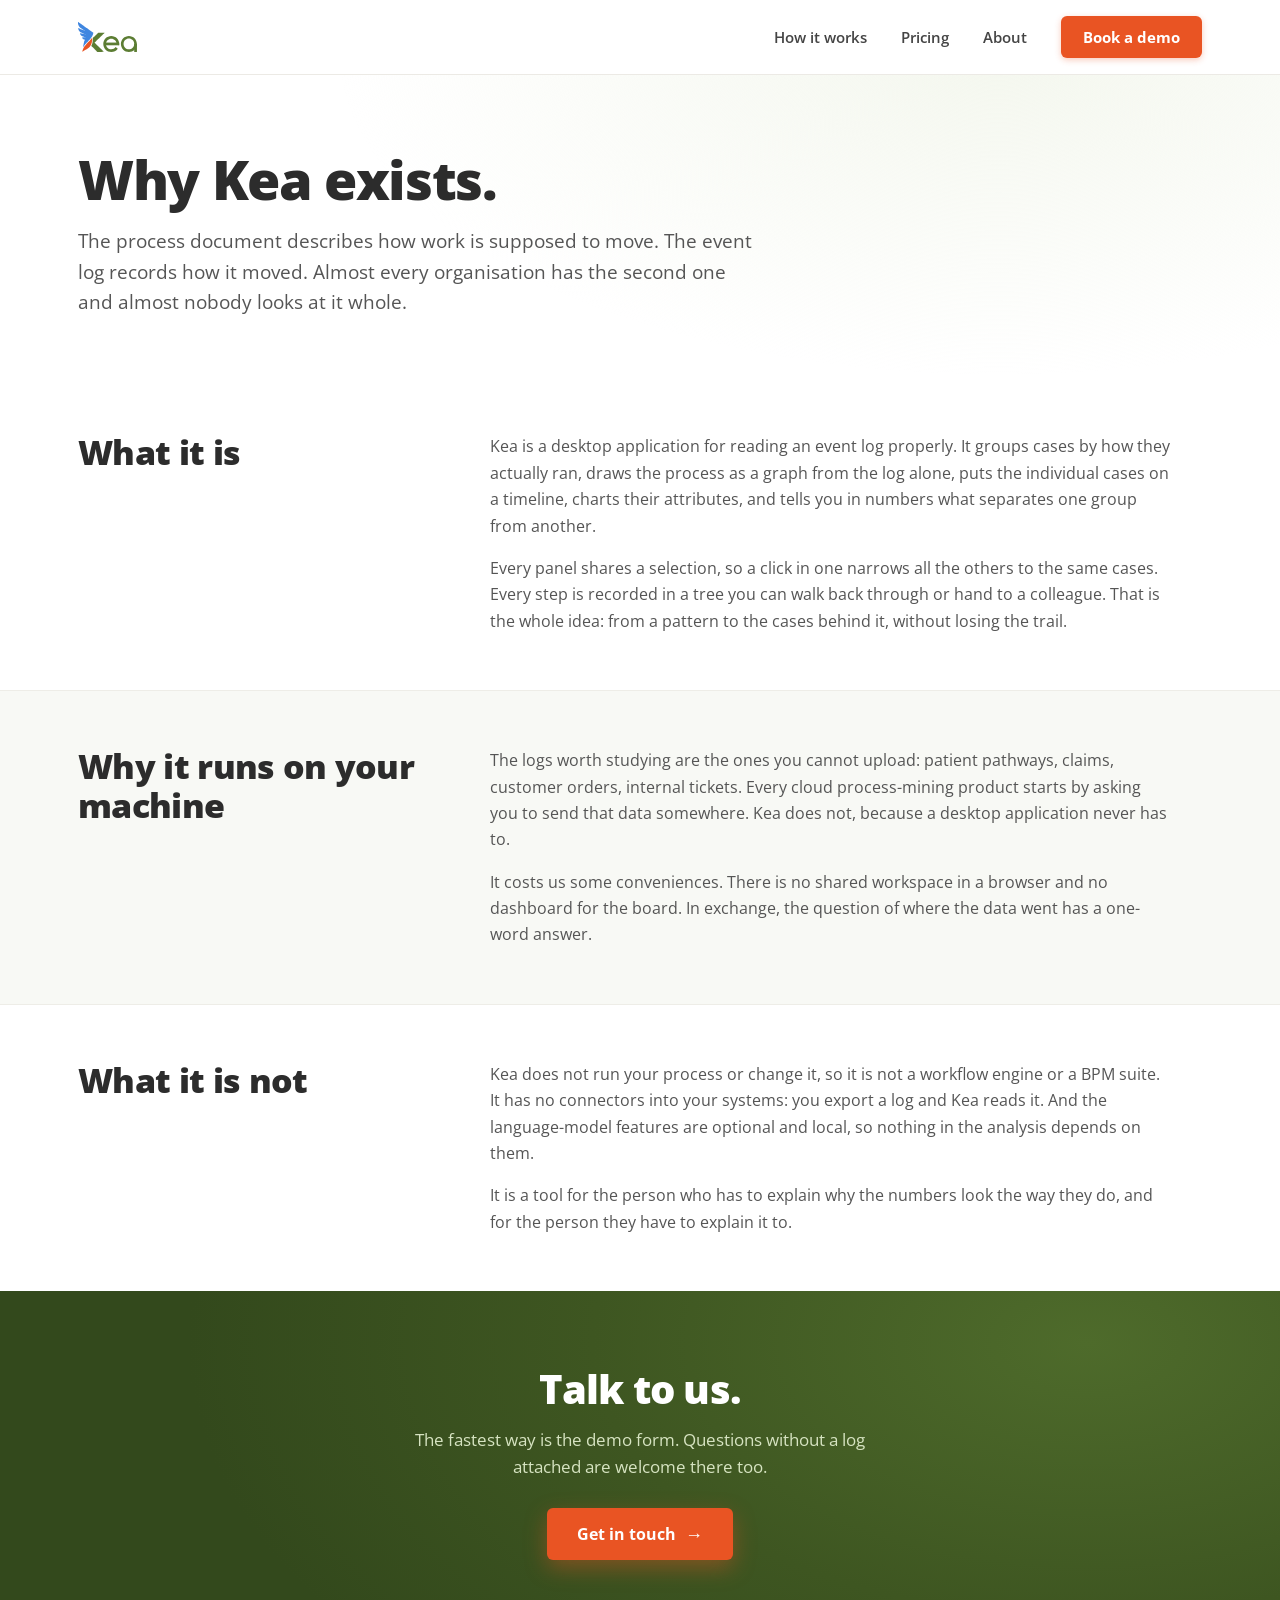
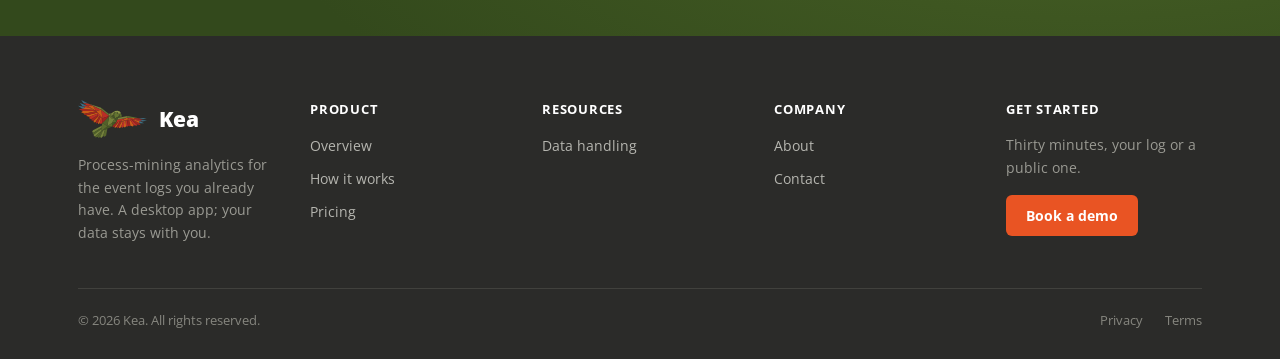
<file: about.html>
<!doctype html>
<html lang="en">
<head>
  <meta charset="utf-8">
  <meta name="viewport" content="width=device-width, initial-scale=1">
  <title>Why Kea exists</title>
  <meta name="description" content="What Kea is, who it is for and what it is not.">
  <link rel="icon" type="image/png" href="assets/kea_k_logo.png">
</head>
<body>


  <link rel="preconnect" href="https://fonts.googleapis.com">
  <link rel="preconnect" href="https://fonts.gstatic.com" crossorigin>
  <link href="https://fonts.googleapis.com/css2?family=Open+Sans:ital,wght@0,400;0,500;0,600;0,700;0,800;1,400&display=swap" rel="stylesheet">
  <link rel="stylesheet" href="css/site.css">


<div style="background:#ffffff;color:#333;">

  <!-- ============ HEADER ============ -->
  <header style="position:sticky;top:0;z-index:50;background:rgba(255,255,255,.92);backdrop-filter:blur(8px);border-bottom:1px solid #eceae5;">
    <input type="checkbox" id="nav-check">
    <div style="max-width:1180px;margin:0 auto;padding:0 28px;height:74px;display:flex;align-items:center;justify-content:space-between;gap:20px;">
      <a href="index.html" style="display:flex;align-items:center;flex-shrink:0;">
        <img src="assets/kea_word_logo.svg" alt="Kea" style="height:30px;width:auto;display:block;">
      </a>
      <nav class="nav-desktop">
        <a class="nav-link" href="index.html#how" style="font-size:15px;font-weight:600;">How it works</a>
        <a class="nav-link" href="pricing.html" style="font-size:15px;font-weight:600;">Pricing</a>
        <a class="nav-link" href="about.html" style="font-size:15px;font-weight:600;">About</a>
        <a class="btn-cta btn-cta-nudge" href="demo.html" style="display:inline-flex;align-items:center;background:var(--kea-cta-bg);color:#fff;font-size:15px;font-weight:700;padding:11px 22px;border-radius:var(--kea-radius);box-shadow:0 2px 6px var(--kea-cta-shadow);">Book a demo</a>
      </nav>
      <label class="nav-toggle" for="nav-check" aria-label="Menu">
        <span></span><span></span><span></span>
      </label>
    </div>
    <div class="nav-mobile">
      <a href="index.html#how" style="font-size:16px;font-weight:600;color:#333;padding:12px 4px;border-bottom:1px solid #f3f1ec;">How it works</a>
      <a href="pricing.html" style="font-size:16px;font-weight:600;color:#333;padding:12px 4px;border-bottom:1px solid #f3f1ec;">Pricing</a>
      <a href="about.html" style="font-size:16px;font-weight:600;color:#333;padding:12px 4px;">About</a>
      <a href="demo.html" style="margin-top:10px;text-align:center;background:var(--kea-cta-bg);color:#fff;font-size:16px;font-weight:700;padding:14px 22px;border-radius:var(--kea-radius);">Book a demo</a>
    </div>
  </header>

  <!-- ============ PAGE HEAD ============ -->
  <section class="page-head">
    <div class="wrap">
      <h1>Why Kea exists.</h1>
      <p class="lede">The process document describes how work is supposed to move. The event log records how it moved. Almost every organisation has the second one and almost nobody looks at it whole.</p>
    </div>
  </section>

  <section>
    <div class="wrap two-col" style="padding-top:clamp(36px,4.5vw,56px);padding-bottom:clamp(36px,4.5vw,56px);">
      <div><h2 class="h2">What it is</h2></div>
      <div class="prose">
        <p>Kea is a desktop application for reading an event log properly. It groups cases by how they actually ran, draws the process as a graph from the log alone, puts the individual cases on a timeline, charts their attributes, and tells you in numbers what separates one group from another.</p>
        <p>Every panel shares a selection, so a click in one narrows all the others to the same cases. Every step is recorded in a tree you can walk back through or hand to a colleague. That is the whole idea: from a pattern to the cases behind it, without losing the trail.</p>
      </div>
    </div>
  </section>

  <section style="background:#f8f9f5;border-top:1px solid #eeede7;">
    <div class="wrap two-col" style="padding-top:clamp(36px,4.5vw,56px);padding-bottom:clamp(36px,4.5vw,56px);">
      <div><h2 class="h2">Why it runs on your machine</h2></div>
      <div class="prose">
        <p>The logs worth studying are the ones you cannot upload: patient pathways, claims, customer orders, internal tickets. Every cloud process-mining product starts by asking you to send that data somewhere. Kea does not, because a desktop application never has to.</p>
        <p>It costs us some conveniences. There is no shared workspace in a browser and no dashboard for the board. In exchange, the question of where the data went has a one-word answer.</p>
      </div>
    </div>
  </section>

  <section style="border-top:1px solid #eeede7;">
    <div class="wrap two-col" style="padding-top:clamp(36px,4.5vw,56px);padding-bottom:clamp(36px,4.5vw,56px);">
      <div><h2 class="h2">What it is not</h2></div>
      <div class="prose">
        <p>Kea does not run your process or change it, so it is not a workflow engine or a BPM suite. It has no connectors into your systems: you export a log and Kea reads it. And the language-model features are optional and local, so nothing in the analysis depends on them.</p>
        <p>It is a tool for the person who has to explain why the numbers look the way they do, and for the person they have to explain it to.</p>
      </div>
    </div>
  </section>

  <!-- PLACEHOLDER: team section (names, roles, photos, origin of the project) goes here once it can be published. Do not add a placeholder block in the page itself. -->

  <section style="background:radial-gradient(900px 500px at 85% 15%, #4e6b2b 0%, #3e5621 55%, #33491c 100%);">
    <div class="wrap" style="padding-top:clamp(48px,6vw,76px);padding-bottom:clamp(48px,6vw,76px);text-align:center;">
      <h2 style="margin:0 auto 14px;max-width:700px;font-size:clamp(26px,3.6vw,40px);line-height:1.12;letter-spacing:-0.02em;font-weight:800;color:#fff;">Talk to us.</h2>
      <p style="margin:0 auto 28px;max-width:520px;font-size:17px;line-height:1.6;color:#d6e3c1;">The fastest way is the demo form. Questions without a log attached are welcome there too.</p>
      <a class="btn-cta btn-cta-lift" href="demo.html" style="display:inline-flex;align-items:center;gap:9px;background:var(--kea-cta-bg);color:#fff;font-size:16px;font-weight:700;padding:15px 30px;border-radius:var(--kea-radius);box-shadow:0 8px 22px rgba(233,84,35,.4);">Get in touch <span style="font-size:18px;line-height:1;">→</span></a>
    </div>
  </section>

  <!-- ============ FOOTER (identical on every page under site/; edit all copies together) ============ -->
  <footer style="background:#2b2b29;color:#cfcfca;">
    <div style="max-width:1180px;margin:0 auto;padding:clamp(44px,5vw,64px) 28px 30px;">
      <div style="display:grid;grid-template-columns:repeat(auto-fit,minmax(180px,1fr));gap:36px;margin-bottom:44px;">
        <div style="max-width:300px;">
          <div style="display:flex;align-items:center;gap:12px;margin-bottom:16px;">
            <img src="assets/kea_parrot.svg" alt="" style="height:38px;width:auto;display:block;">
            <span style="font-size:21px;font-weight:800;color:#fff;letter-spacing:-0.01em;">Kea</span>
          </div>
          <p style="margin:0;font-size:14px;line-height:1.6;color:#9a9a93;">Process-mining analytics for the event logs you already have. A desktop app; your data stays with you.</p>
        </div>
        <div>
          <h4 style="margin:0 0 16px;font-size:13px;font-weight:700;letter-spacing:.06em;color:#fff;">PRODUCT</h4>
          <ul style="margin:0;padding:0;list-style:none;display:flex;flex-direction:column;gap:11px;">
            <li><a class="footer-link" href="index.html" style="font-size:14px;">Overview</a></li>
            <li><a class="footer-link" href="index.html#how" style="font-size:14px;">How it works</a></li>
            <li><a class="footer-link" href="pricing.html" style="font-size:14px;">Pricing</a></li>
          </ul>
        </div>
        <div>
          <h4 style="margin:0 0 16px;font-size:13px;font-weight:700;letter-spacing:.06em;color:#fff;">RESOURCES</h4>
          <ul style="margin:0;padding:0;list-style:none;display:flex;flex-direction:column;gap:11px;">
            <li><a class="footer-link" href="security.html" style="font-size:14px;">Data handling</a></li>
          </ul>
        </div>
        <div>
          <h4 style="margin:0 0 16px;font-size:13px;font-weight:700;letter-spacing:.06em;color:#fff;">COMPANY</h4>
          <ul style="margin:0;padding:0;list-style:none;display:flex;flex-direction:column;gap:11px;">
            <li><a class="footer-link" href="about.html" style="font-size:14px;">About</a></li>
            <li><a class="footer-link" href="demo.html" style="font-size:14px;">Contact</a></li>
          </ul>
        </div>
        <div>
          <h4 style="margin:0 0 16px;font-size:13px;font-weight:700;letter-spacing:.06em;color:#fff;">GET STARTED</h4>
          <p style="margin:0 0 16px;font-size:14px;line-height:1.6;color:#9a9a93;">Thirty minutes, your log or a public one.</p>
          <a class="btn-cta" href="demo.html" style="display:inline-flex;align-items:center;background:var(--kea-cta-bg);color:#fff;font-size:14px;font-weight:700;padding:11px 20px;border-radius:var(--kea-radius);">Book a demo</a>
        </div>
      </div>
      <div style="border-top:1px solid #41413d;padding-top:22px;display:flex;flex-wrap:wrap;gap:12px;align-items:center;justify-content:space-between;">
        <span style="font-size:13px;color:#86867f;">© 2026 Kea. All rights reserved.</span>
        <div style="display:flex;gap:22px;">
          <a class="footer-legal-link" href="legal.html#privacy" style="font-size:13px;">Privacy</a>
          <a class="footer-legal-link" href="legal.html#terms" style="font-size:13px;">Terms</a>
        </div>
      </div>
    </div>
  </footer>

</div>

</body>
</html>
</file>
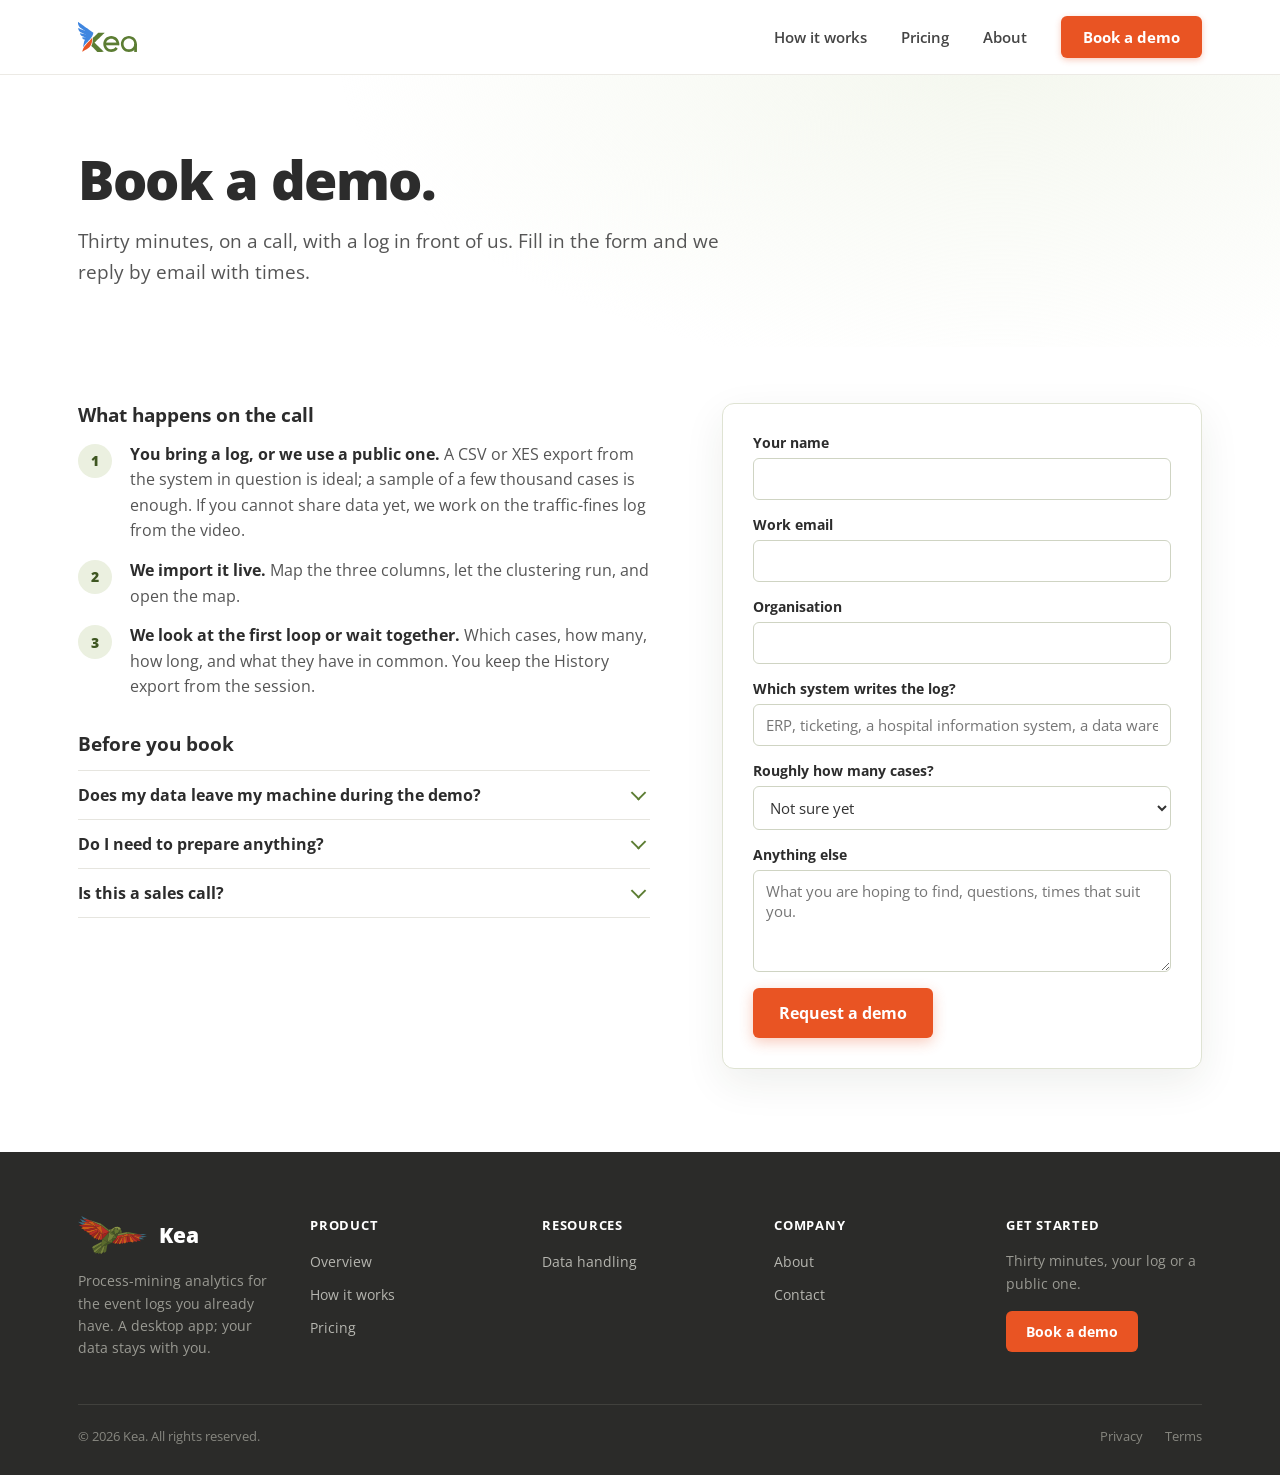
<file: demo.html>
<!doctype html>
<html lang="en">
<head>
  <meta charset="utf-8">
  <meta name="viewport" content="width=device-width, initial-scale=1">
  <title>Book a Kea demo</title>
  <meta name="description" content="Thirty minutes with your own event log, or a public one. Tell us a little about the log and we set up the call.">
  <link rel="icon" type="image/png" href="assets/kea_k_logo.png">
</head>
<body>


  <link rel="preconnect" href="https://fonts.googleapis.com">
  <link rel="preconnect" href="https://fonts.gstatic.com" crossorigin>
  <link href="https://fonts.googleapis.com/css2?family=Open+Sans:ital,wght@0,400;0,500;0,600;0,700;0,800;1,400&display=swap" rel="stylesheet">
  <link rel="stylesheet" href="css/site.css">


<div style="background:#ffffff;color:#333;">

  <!-- ============ HEADER ============ -->
  <header style="position:sticky;top:0;z-index:50;background:rgba(255,255,255,.92);backdrop-filter:blur(8px);border-bottom:1px solid #eceae5;">
    <input type="checkbox" id="nav-check">
    <div style="max-width:1180px;margin:0 auto;padding:0 28px;height:74px;display:flex;align-items:center;justify-content:space-between;gap:20px;">
      <a href="index.html" style="display:flex;align-items:center;flex-shrink:0;">
        <img src="assets/kea_word_logo.svg" alt="Kea" style="height:30px;width:auto;display:block;">
      </a>
      <nav class="nav-desktop">
        <a class="nav-link" href="index.html#how" style="font-size:15px;font-weight:600;">How it works</a>
        <a class="nav-link" href="pricing.html" style="font-size:15px;font-weight:600;">Pricing</a>
        <a class="nav-link" href="about.html" style="font-size:15px;font-weight:600;">About</a>
        <a class="btn-cta btn-cta-nudge" href="demo.html" style="display:inline-flex;align-items:center;background:var(--kea-cta-bg);color:#fff;font-size:15px;font-weight:700;padding:11px 22px;border-radius:var(--kea-radius);box-shadow:0 2px 6px var(--kea-cta-shadow);">Book a demo</a>
      </nav>
      <label class="nav-toggle" for="nav-check" aria-label="Menu">
        <span></span><span></span><span></span>
      </label>
    </div>
    <div class="nav-mobile">
      <a href="index.html#how" style="font-size:16px;font-weight:600;color:#333;padding:12px 4px;border-bottom:1px solid #f3f1ec;">How it works</a>
      <a href="pricing.html" style="font-size:16px;font-weight:600;color:#333;padding:12px 4px;border-bottom:1px solid #f3f1ec;">Pricing</a>
      <a href="about.html" style="font-size:16px;font-weight:600;color:#333;padding:12px 4px;">About</a>
      <a href="demo.html" style="margin-top:10px;text-align:center;background:var(--kea-cta-bg);color:#fff;font-size:16px;font-weight:700;padding:14px 22px;border-radius:var(--kea-radius);">Book a demo</a>
    </div>
  </header>

  <!-- ============ PAGE HEAD ============ -->
  <section class="page-head">
    <div class="wrap">
      <h1>Book a demo.</h1>
      <p class="lede">Thirty minutes, on a call, with a log in front of us. Fill in the form and we reply by email with times.</p>
    </div>
  </section>

  <section>
    <div class="wrap two-col two-col-form" style="padding-top:clamp(36px,4.5vw,56px);padding-bottom:clamp(52px,6.5vw,84px);">
      <div>
        <h2 class="h3" style="margin-top:0;">What happens on the call</h2>
        <ol class="steps steps-plain">
          <li><strong>You bring a log, or we use a public one.</strong> A CSV or XES export from the system in question is ideal; a sample of a few thousand cases is enough. If you cannot share data yet, we work on the traffic-fines log from the video.</li>
          <li><strong>We import it live.</strong> Map the three columns, let the clustering run, and open the map.</li>
          <li><strong>We look at the first loop or wait together.</strong> Which cases, how many, how long, and what they have in common. You keep the History export from the session.</li>
        </ol>
        <h2 class="h3">Before you book</h2>
        <div class="faq faq-compact">
          <details>
            <summary>Does my data leave my machine during the demo?</summary>
            <p>If you share a sample with us, it is loaded into Kea on the machine we present from and deleted afterwards. If we screen-share while you drive Kea on your own machine, nothing leaves it at all. <a href="security.html">How the app handles data.</a></p>
          </details>
          <details>
            <summary>Do I need to prepare anything?</summary>
            <p>Only the export. Kea needs a case identifier, an activity name and a timestamp per row; any other columns come along as attributes.</p>
          </details>
          <details>
            <summary>Is this a sales call?</summary>
            <p>It is a working session on a log. If Kea fits, we talk about a licence afterwards. <a href="pricing.html">How licensing works.</a></p>
          </details>
        </div>
      </div>

      <!-- PLACEHOLDER: this form is deliberately not connected (static GitHub Pages, no form service yet). The button is type="button" and does nothing. To wire it up: add action/method, make the button type="submit", and update legal.html#privacy. -->
      <form class="form">
        <div class="field">
          <label for="f-name">Your name</label>
          <input id="f-name" name="name" type="text" required autocomplete="name">
        </div>
        <div class="field">
          <label for="f-email">Work email</label>
          <input id="f-email" name="email" type="email" required autocomplete="email">
        </div>
        <div class="field">
          <label for="f-company">Organisation</label>
          <input id="f-company" name="company" type="text" autocomplete="organization">
        </div>
        <div class="field">
          <label for="f-system">Which system writes the log?</label>
          <input id="f-system" name="system" type="text" placeholder="ERP, ticketing, a hospital information system, a data warehouse…">
        </div>
        <div class="field">
          <label for="f-size">Roughly how many cases?</label>
          <select id="f-size" name="cases">
            <option value="">Not sure yet</option>
            <option>Under 10,000</option>
            <option>10,000 to 100,000</option>
            <option>100,000 to 1 million</option>
            <option>Over 1 million</option>
          </select>
        </div>
        <div class="field">
          <label for="f-message">Anything else</label>
          <textarea id="f-message" name="message" rows="4" placeholder="What you are hoping to find, questions, times that suit you."></textarea>
        </div>
        <button class="btn-cta btn-cta-lift" type="button">Request a demo</button>
      </form>
    </div>
  </section>

  <!-- ============ FOOTER (identical on every page under site/; edit all copies together) ============ -->
  <footer style="background:#2b2b29;color:#cfcfca;">
    <div style="max-width:1180px;margin:0 auto;padding:clamp(44px,5vw,64px) 28px 30px;">
      <div style="display:grid;grid-template-columns:repeat(auto-fit,minmax(180px,1fr));gap:36px;margin-bottom:44px;">
        <div style="max-width:300px;">
          <div style="display:flex;align-items:center;gap:12px;margin-bottom:16px;">
            <img src="assets/kea_parrot.svg" alt="" style="height:38px;width:auto;display:block;">
            <span style="font-size:21px;font-weight:800;color:#fff;letter-spacing:-0.01em;">Kea</span>
          </div>
          <p style="margin:0;font-size:14px;line-height:1.6;color:#9a9a93;">Process-mining analytics for the event logs you already have. A desktop app; your data stays with you.</p>
        </div>
        <div>
          <h4 style="margin:0 0 16px;font-size:13px;font-weight:700;letter-spacing:.06em;color:#fff;">PRODUCT</h4>
          <ul style="margin:0;padding:0;list-style:none;display:flex;flex-direction:column;gap:11px;">
            <li><a class="footer-link" href="index.html" style="font-size:14px;">Overview</a></li>
            <li><a class="footer-link" href="index.html#how" style="font-size:14px;">How it works</a></li>
            <li><a class="footer-link" href="pricing.html" style="font-size:14px;">Pricing</a></li>
          </ul>
        </div>
        <div>
          <h4 style="margin:0 0 16px;font-size:13px;font-weight:700;letter-spacing:.06em;color:#fff;">RESOURCES</h4>
          <ul style="margin:0;padding:0;list-style:none;display:flex;flex-direction:column;gap:11px;">
            <li><a class="footer-link" href="security.html" style="font-size:14px;">Data handling</a></li>
          </ul>
        </div>
        <div>
          <h4 style="margin:0 0 16px;font-size:13px;font-weight:700;letter-spacing:.06em;color:#fff;">COMPANY</h4>
          <ul style="margin:0;padding:0;list-style:none;display:flex;flex-direction:column;gap:11px;">
            <li><a class="footer-link" href="about.html" style="font-size:14px;">About</a></li>
            <li><a class="footer-link" href="demo.html" style="font-size:14px;">Contact</a></li>
          </ul>
        </div>
        <div>
          <h4 style="margin:0 0 16px;font-size:13px;font-weight:700;letter-spacing:.06em;color:#fff;">GET STARTED</h4>
          <p style="margin:0 0 16px;font-size:14px;line-height:1.6;color:#9a9a93;">Thirty minutes, your log or a public one.</p>
          <a class="btn-cta" href="demo.html" style="display:inline-flex;align-items:center;background:var(--kea-cta-bg);color:#fff;font-size:14px;font-weight:700;padding:11px 20px;border-radius:var(--kea-radius);">Book a demo</a>
        </div>
      </div>
      <div style="border-top:1px solid #41413d;padding-top:22px;display:flex;flex-wrap:wrap;gap:12px;align-items:center;justify-content:space-between;">
        <span style="font-size:13px;color:#86867f;">© 2026 Kea. All rights reserved.</span>
        <div style="display:flex;gap:22px;">
          <a class="footer-legal-link" href="legal.html#privacy" style="font-size:13px;">Privacy</a>
          <a class="footer-legal-link" href="legal.html#terms" style="font-size:13px;">Terms</a>
        </div>
      </div>
    </div>
  </footer>

</div>

</body>
</html>
</file>
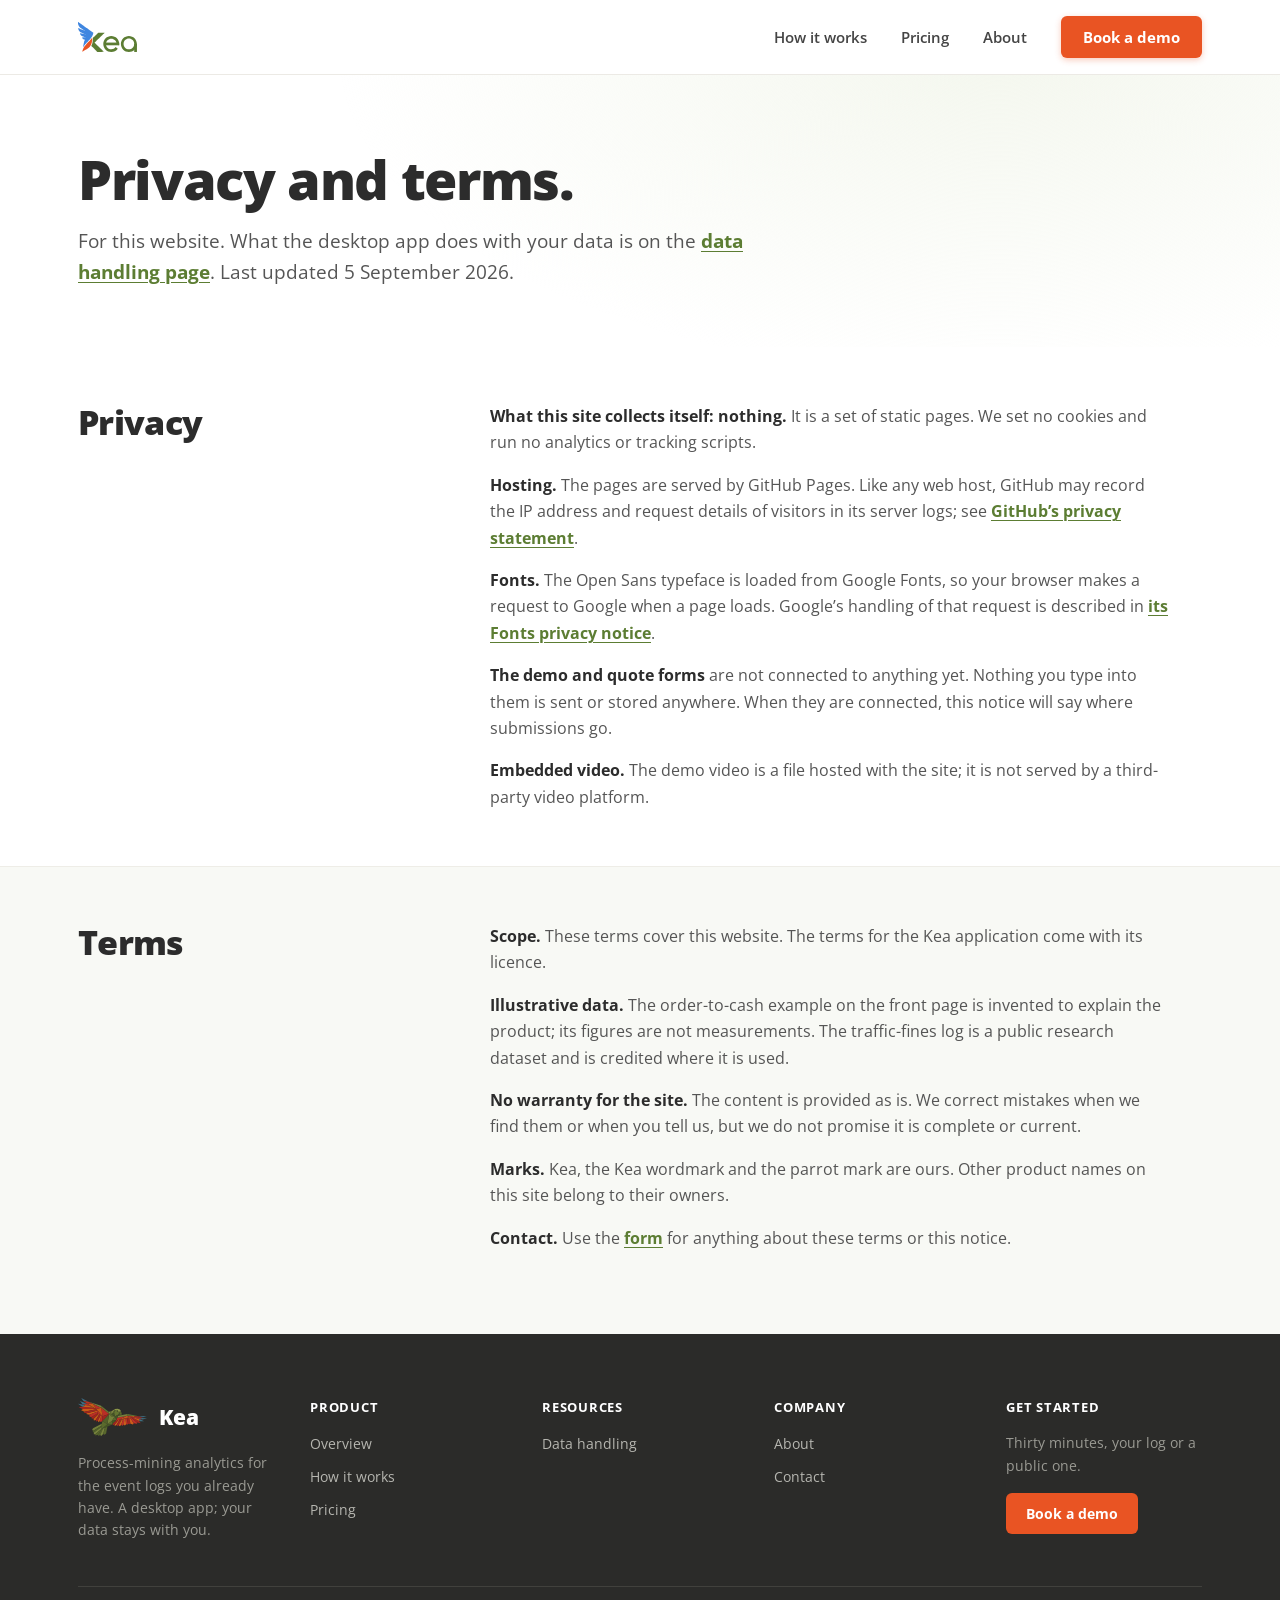
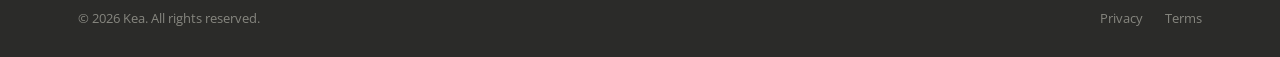
<file: legal.html>
<!doctype html>
<html lang="en">
<head>
  <meta charset="utf-8">
  <meta name="viewport" content="width=device-width, initial-scale=1">
  <title>Kea privacy and terms</title>
  <meta name="description" content="Privacy notice and terms for the kea-analytics.com website.">
  <link rel="icon" type="image/png" href="assets/kea_k_logo.png">
</head>
<body>


  <link rel="preconnect" href="https://fonts.googleapis.com">
  <link rel="preconnect" href="https://fonts.gstatic.com" crossorigin>
  <link href="https://fonts.googleapis.com/css2?family=Open+Sans:ital,wght@0,400;0,500;0,600;0,700;0,800;1,400&display=swap" rel="stylesheet">
  <link rel="stylesheet" href="css/site.css">


<div style="background:#ffffff;color:#333;">

  <!-- ============ HEADER ============ -->
  <header style="position:sticky;top:0;z-index:50;background:rgba(255,255,255,.92);backdrop-filter:blur(8px);border-bottom:1px solid #eceae5;">
    <input type="checkbox" id="nav-check">
    <div style="max-width:1180px;margin:0 auto;padding:0 28px;height:74px;display:flex;align-items:center;justify-content:space-between;gap:20px;">
      <a href="index.html" style="display:flex;align-items:center;flex-shrink:0;">
        <img src="assets/kea_word_logo.svg" alt="Kea" style="height:30px;width:auto;display:block;">
      </a>
      <nav class="nav-desktop">
        <a class="nav-link" href="index.html#how" style="font-size:15px;font-weight:600;">How it works</a>
        <a class="nav-link" href="pricing.html" style="font-size:15px;font-weight:600;">Pricing</a>
        <a class="nav-link" href="about.html" style="font-size:15px;font-weight:600;">About</a>
        <a class="btn-cta btn-cta-nudge" href="demo.html" style="display:inline-flex;align-items:center;background:var(--kea-cta-bg);color:#fff;font-size:15px;font-weight:700;padding:11px 22px;border-radius:var(--kea-radius);box-shadow:0 2px 6px var(--kea-cta-shadow);">Book a demo</a>
      </nav>
      <label class="nav-toggle" for="nav-check" aria-label="Menu">
        <span></span><span></span><span></span>
      </label>
    </div>
    <div class="nav-mobile">
      <a href="index.html#how" style="font-size:16px;font-weight:600;color:#333;padding:12px 4px;border-bottom:1px solid #f3f1ec;">How it works</a>
      <a href="pricing.html" style="font-size:16px;font-weight:600;color:#333;padding:12px 4px;border-bottom:1px solid #f3f1ec;">Pricing</a>
      <a href="about.html" style="font-size:16px;font-weight:600;color:#333;padding:12px 4px;">About</a>
      <a href="demo.html" style="margin-top:10px;text-align:center;background:var(--kea-cta-bg);color:#fff;font-size:16px;font-weight:700;padding:14px 22px;border-radius:var(--kea-radius);">Book a demo</a>
    </div>
  </header>

  <!-- ============ PAGE HEAD ============ -->
  <section class="page-head">
    <div class="wrap">
      <h1>Privacy and terms.</h1>
      <p class="lede">For this website. What the desktop app does with your data is on the <a href="security.html" style="color:#5c7d33;font-weight:700;text-decoration:underline;text-underline-offset:3px;">data handling page</a>. Last updated 5 September 2026.</p>
    </div>
  </section>

  <section id="privacy" style="scroll-margin-top:80px;">
    <div class="wrap two-col" style="padding-top:clamp(36px,4.5vw,56px);padding-bottom:clamp(36px,4.5vw,56px);">
      <div><h2 class="h2">Privacy</h2></div>
      <div class="prose">
        <p><strong>What this site collects itself: nothing.</strong> It is a set of static pages. We set no cookies and run no analytics or tracking scripts.</p>
        <p><strong>Hosting.</strong> The pages are served by GitHub Pages. Like any web host, GitHub may record the IP address and request details of visitors in its server logs; see <a href="https://docs.github.com/en/site-policy/privacy-policies/github-general-privacy-statement" rel="noopener">GitHub’s privacy statement</a>.</p>
        <p><strong>Fonts.</strong> The Open Sans typeface is loaded from Google Fonts, so your browser makes a request to Google when a page loads. Google’s handling of that request is described in <a href="https://developers.google.com/fonts/faq/privacy" rel="noopener">its Fonts privacy notice</a>.</p>
        <p><strong>The demo and quote forms</strong> are not connected to anything yet. Nothing you type into them is sent or stored anywhere. When they are connected, this notice will say where submissions go.</p>
        <p><strong>Embedded video.</strong> The demo video is a file hosted with the site; it is not served by a third-party video platform.</p>
      </div>
    </div>
  </section>

  <section id="terms" style="scroll-margin-top:80px;background:#f8f9f5;border-top:1px solid #eeede7;">
    <div class="wrap two-col" style="padding-top:clamp(36px,4.5vw,56px);padding-bottom:clamp(52px,6.5vw,84px);">
      <div><h2 class="h2">Terms</h2></div>
      <div class="prose">
        <p><strong>Scope.</strong> These terms cover this website. The terms for the Kea application come with its licence.</p>
        <p><strong>Illustrative data.</strong> The order-to-cash example on the front page is invented to explain the product; its figures are not measurements. The traffic-fines log is a public research dataset and is credited where it is used.</p>
        <p><strong>No warranty for the site.</strong> The content is provided as is. We correct mistakes when we find them or when you tell us, but we do not promise it is complete or current.</p>
        <p><strong>Marks.</strong> Kea, the Kea wordmark and the parrot mark are ours. Other product names on this site belong to their owners.</p>
        <p><strong>Contact.</strong> Use the <a href="demo.html">form</a> for anything about these terms or this notice.</p>
      </div>
    </div>
  </section>

  <!-- ============ FOOTER (identical on every page under site/; edit all copies together) ============ -->
  <footer style="background:#2b2b29;color:#cfcfca;">
    <div style="max-width:1180px;margin:0 auto;padding:clamp(44px,5vw,64px) 28px 30px;">
      <div style="display:grid;grid-template-columns:repeat(auto-fit,minmax(180px,1fr));gap:36px;margin-bottom:44px;">
        <div style="max-width:300px;">
          <div style="display:flex;align-items:center;gap:12px;margin-bottom:16px;">
            <img src="assets/kea_parrot.svg" alt="" style="height:38px;width:auto;display:block;">
            <span style="font-size:21px;font-weight:800;color:#fff;letter-spacing:-0.01em;">Kea</span>
          </div>
          <p style="margin:0;font-size:14px;line-height:1.6;color:#9a9a93;">Process-mining analytics for the event logs you already have. A desktop app; your data stays with you.</p>
        </div>
        <div>
          <h4 style="margin:0 0 16px;font-size:13px;font-weight:700;letter-spacing:.06em;color:#fff;">PRODUCT</h4>
          <ul style="margin:0;padding:0;list-style:none;display:flex;flex-direction:column;gap:11px;">
            <li><a class="footer-link" href="index.html" style="font-size:14px;">Overview</a></li>
            <li><a class="footer-link" href="index.html#how" style="font-size:14px;">How it works</a></li>
            <li><a class="footer-link" href="pricing.html" style="font-size:14px;">Pricing</a></li>
          </ul>
        </div>
        <div>
          <h4 style="margin:0 0 16px;font-size:13px;font-weight:700;letter-spacing:.06em;color:#fff;">RESOURCES</h4>
          <ul style="margin:0;padding:0;list-style:none;display:flex;flex-direction:column;gap:11px;">
            <li><a class="footer-link" href="security.html" style="font-size:14px;">Data handling</a></li>
          </ul>
        </div>
        <div>
          <h4 style="margin:0 0 16px;font-size:13px;font-weight:700;letter-spacing:.06em;color:#fff;">COMPANY</h4>
          <ul style="margin:0;padding:0;list-style:none;display:flex;flex-direction:column;gap:11px;">
            <li><a class="footer-link" href="about.html" style="font-size:14px;">About</a></li>
            <li><a class="footer-link" href="demo.html" style="font-size:14px;">Contact</a></li>
          </ul>
        </div>
        <div>
          <h4 style="margin:0 0 16px;font-size:13px;font-weight:700;letter-spacing:.06em;color:#fff;">GET STARTED</h4>
          <p style="margin:0 0 16px;font-size:14px;line-height:1.6;color:#9a9a93;">Thirty minutes, your log or a public one.</p>
          <a class="btn-cta" href="demo.html" style="display:inline-flex;align-items:center;background:var(--kea-cta-bg);color:#fff;font-size:14px;font-weight:700;padding:11px 20px;border-radius:var(--kea-radius);">Book a demo</a>
        </div>
      </div>
      <div style="border-top:1px solid #41413d;padding-top:22px;display:flex;flex-wrap:wrap;gap:12px;align-items:center;justify-content:space-between;">
        <span style="font-size:13px;color:#86867f;">© 2026 Kea. All rights reserved.</span>
        <div style="display:flex;gap:22px;">
          <a class="footer-legal-link" href="legal.html#privacy" style="font-size:13px;">Privacy</a>
          <a class="footer-legal-link" href="legal.html#terms" style="font-size:13px;">Terms</a>
        </div>
      </div>
    </div>
  </footer>

</div>

</body>
</html>
</file>
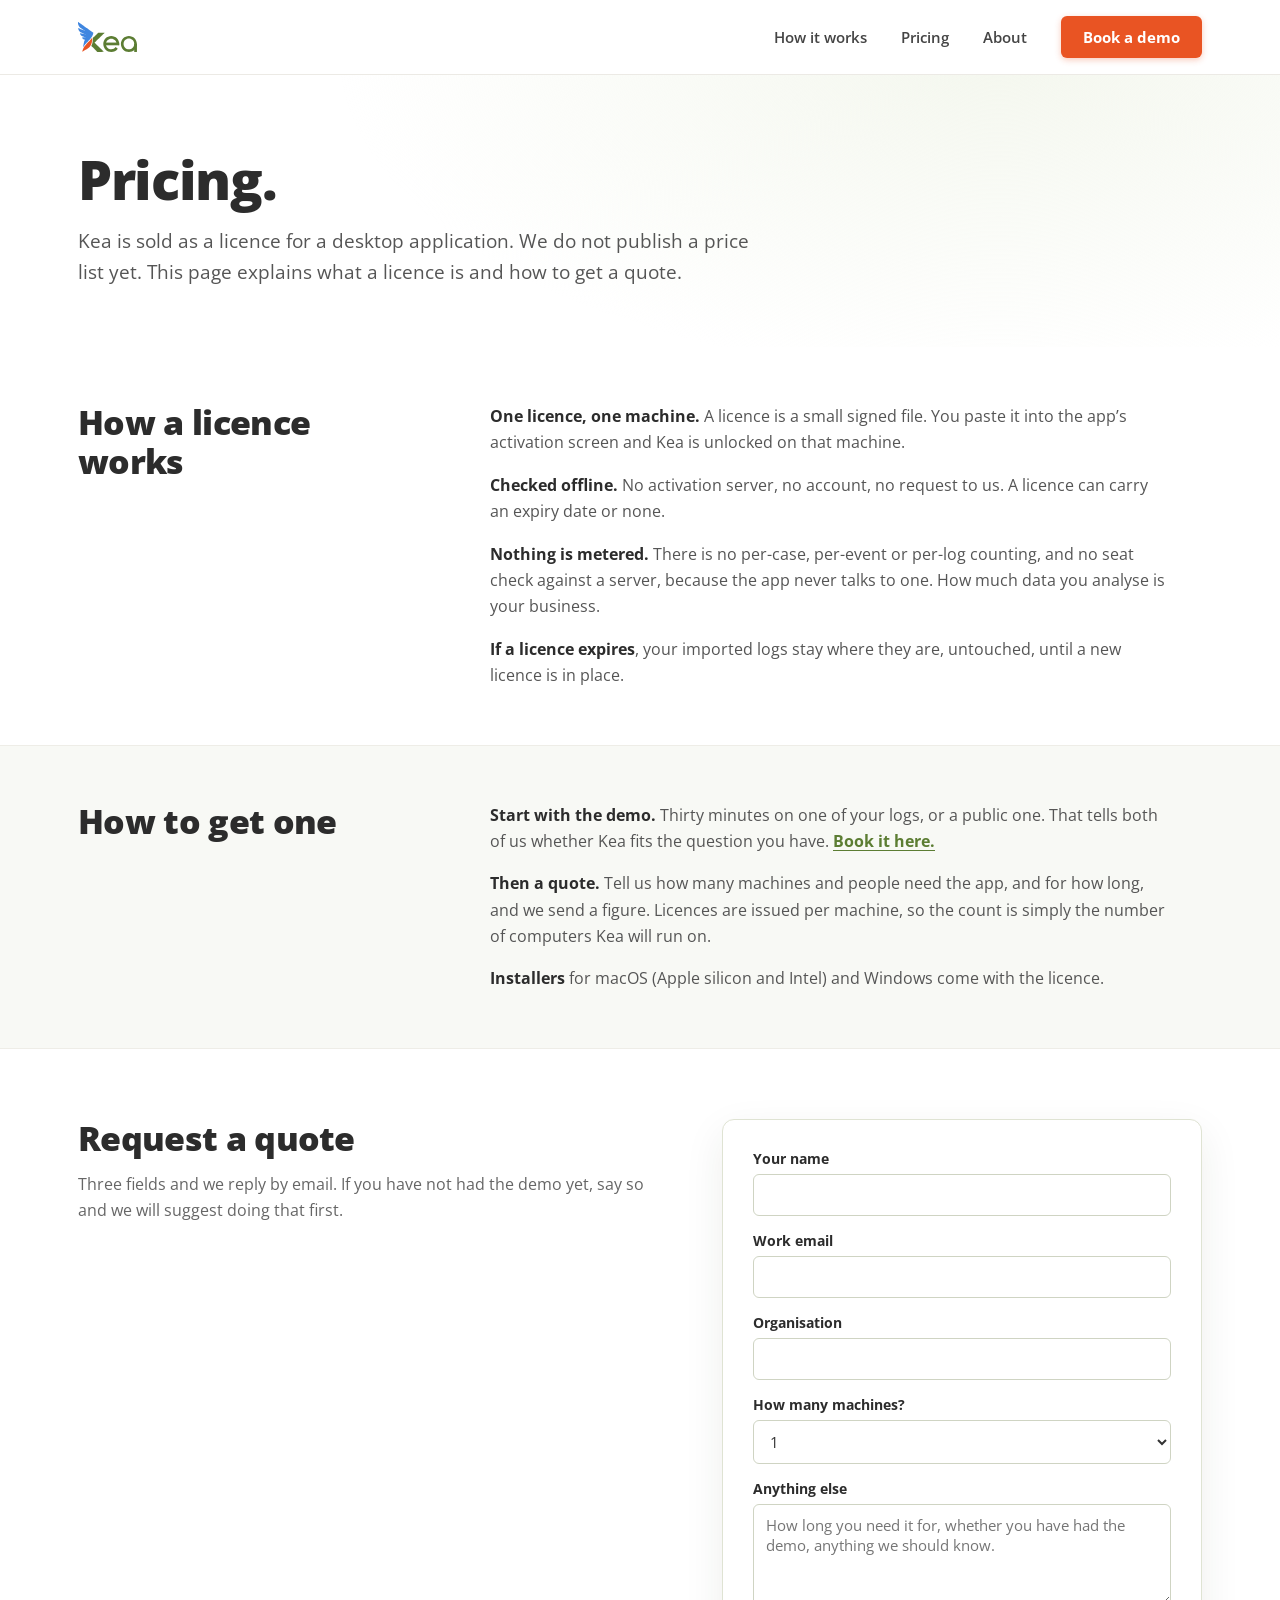
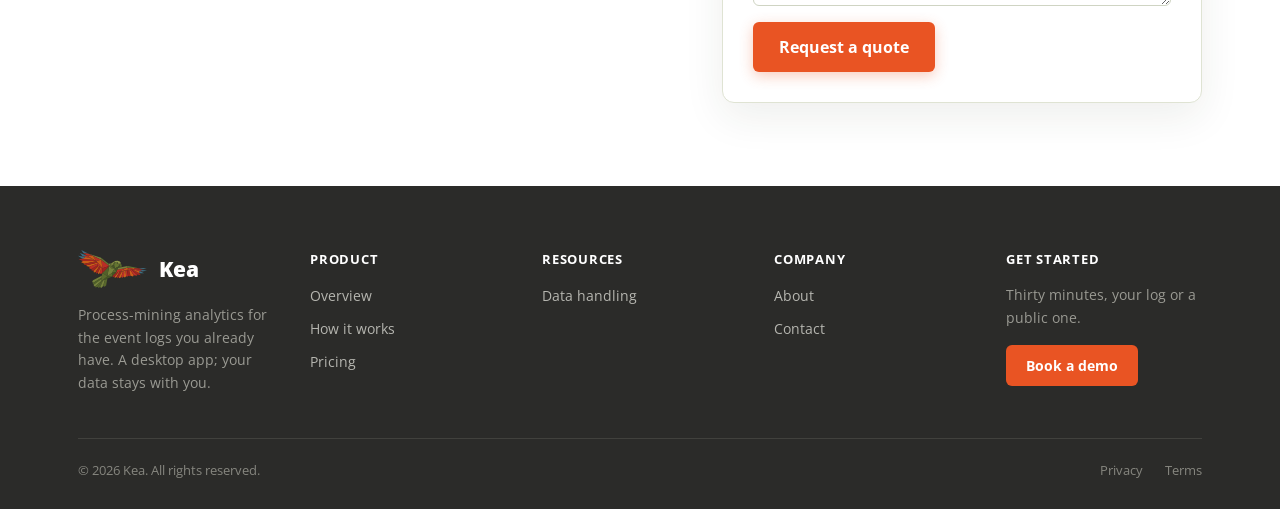
<file: pricing.html>
<!doctype html>
<html lang="en">
<head>
  <meta charset="utf-8">
  <meta name="viewport" content="width=device-width, initial-scale=1">
  <title>Kea pricing and licensing</title>
  <meta name="description" content="How Kea is licensed: a signed licence file per machine, verified offline. Start with a demo, then get a quote.">
  <link rel="icon" type="image/png" href="assets/kea_k_logo.png">
</head>
<body>


  <link rel="preconnect" href="https://fonts.googleapis.com">
  <link rel="preconnect" href="https://fonts.gstatic.com" crossorigin>
  <link href="https://fonts.googleapis.com/css2?family=Open+Sans:ital,wght@0,400;0,500;0,600;0,700;0,800;1,400&display=swap" rel="stylesheet">
  <link rel="stylesheet" href="css/site.css">


<div style="background:#ffffff;color:#333;">

  <!-- ============ HEADER ============ -->
  <header style="position:sticky;top:0;z-index:50;background:rgba(255,255,255,.92);backdrop-filter:blur(8px);border-bottom:1px solid #eceae5;">
    <input type="checkbox" id="nav-check">
    <div style="max-width:1180px;margin:0 auto;padding:0 28px;height:74px;display:flex;align-items:center;justify-content:space-between;gap:20px;">
      <a href="index.html" style="display:flex;align-items:center;flex-shrink:0;">
        <img src="assets/kea_word_logo.svg" alt="Kea" style="height:30px;width:auto;display:block;">
      </a>
      <nav class="nav-desktop">
        <a class="nav-link" href="index.html#how" style="font-size:15px;font-weight:600;">How it works</a>
        <a class="nav-link" href="pricing.html" style="font-size:15px;font-weight:600;">Pricing</a>
        <a class="nav-link" href="about.html" style="font-size:15px;font-weight:600;">About</a>
        <a class="btn-cta btn-cta-nudge" href="demo.html" style="display:inline-flex;align-items:center;background:var(--kea-cta-bg);color:#fff;font-size:15px;font-weight:700;padding:11px 22px;border-radius:var(--kea-radius);box-shadow:0 2px 6px var(--kea-cta-shadow);">Book a demo</a>
      </nav>
      <label class="nav-toggle" for="nav-check" aria-label="Menu">
        <span></span><span></span><span></span>
      </label>
    </div>
    <div class="nav-mobile">
      <a href="index.html#how" style="font-size:16px;font-weight:600;color:#333;padding:12px 4px;border-bottom:1px solid #f3f1ec;">How it works</a>
      <a href="pricing.html" style="font-size:16px;font-weight:600;color:#333;padding:12px 4px;border-bottom:1px solid #f3f1ec;">Pricing</a>
      <a href="about.html" style="font-size:16px;font-weight:600;color:#333;padding:12px 4px;">About</a>
      <a href="demo.html" style="margin-top:10px;text-align:center;background:var(--kea-cta-bg);color:#fff;font-size:16px;font-weight:700;padding:14px 22px;border-radius:var(--kea-radius);">Book a demo</a>
    </div>
  </header>

  <!-- ============ PAGE HEAD ============ -->
  <section class="page-head">
    <div class="wrap">
      <h1>Pricing.</h1>
      <p class="lede">Kea is sold as a licence for a desktop application. We do not publish a price list yet. This page explains what a licence is and how to get a quote.</p>
    </div>
  </section>

  <section>
    <div class="wrap two-col" style="padding-top:clamp(36px,4.5vw,56px);padding-bottom:clamp(36px,4.5vw,56px);">
      <div>
        <h2 class="h2">How a licence works</h2>
      </div>
      <div class="prose">
        <p><strong>One licence, one machine.</strong> A licence is a small signed file. You paste it into the app’s activation screen and Kea is unlocked on that machine.</p>
        <p><strong>Checked offline.</strong> No activation server, no account, no request to us. A licence can carry an expiry date or none.</p>
        <p><strong>Nothing is metered.</strong> There is no per-case, per-event or per-log counting, and no seat check against a server, because the app never talks to one. How much data you analyse is your business.</p>
        <p><strong>If a licence expires</strong>, your imported logs stay where they are, untouched, until a new licence is in place.</p>
      </div>
    </div>
  </section>

  <section style="background:#f8f9f5;border-top:1px solid #eeede7;">
    <div class="wrap two-col" style="padding-top:clamp(36px,4.5vw,56px);padding-bottom:clamp(36px,4.5vw,56px);">
      <div>
        <h2 class="h2">How to get one</h2>
      </div>
      <div class="prose">
        <p><strong>Start with the demo.</strong> Thirty minutes on one of your logs, or a public one. That tells both of us whether Kea fits the question you have. <a href="demo.html">Book it here.</a></p>
        <p><strong>Then a quote.</strong> Tell us how many machines and people need the app, and for how long, and we send a figure. Licences are issued per machine, so the count is simply the number of computers Kea will run on.</p>
        <p><strong>Installers</strong> for macOS (Apple silicon and Intel) and Windows come with the licence.</p>
      </div>
    </div>
  </section>

  <section id="quote" style="scroll-margin-top:80px;border-top:1px solid #eeede7;">
    <div class="wrap two-col two-col-form" style="padding-top:clamp(44px,5.5vw,72px);padding-bottom:clamp(52px,6.5vw,84px);">
      <div>
        <h2 class="h2">Request a quote</h2>
        <p class="p">Three fields and we reply by email. If you have not had the demo yet, say so and we will suggest doing that first.</p>
      </div>
      <!-- PLACEHOLDER: this form is deliberately not connected (static GitHub Pages, no form service yet). The button is type="button" and does nothing. To wire it up: add action/method, make the button type="submit", and update legal.html#privacy. -->
      <form class="form">
        <div class="field">
          <label for="q-name">Your name</label>
          <input id="q-name" name="name" type="text" required autocomplete="name">
        </div>
        <div class="field">
          <label for="q-email">Work email</label>
          <input id="q-email" name="email" type="email" required autocomplete="email">
        </div>
        <div class="field">
          <label for="q-company">Organisation</label>
          <input id="q-company" name="company" type="text" autocomplete="organization">
        </div>
        <div class="field">
          <label for="q-machines">How many machines?</label>
          <select id="q-machines" name="machines">
            <option>1</option>
            <option>2 to 5</option>
            <option>6 to 20</option>
            <option>More than 20</option>
          </select>
        </div>
        <div class="field">
          <label for="q-message">Anything else</label>
          <textarea id="q-message" name="message" rows="4" placeholder="How long you need it for, whether you have had the demo, anything we should know."></textarea>
        </div>
        <button class="btn-cta btn-cta-lift" type="button">Request a quote</button>
      </form>
    </div>
  </section>

  <!-- ============ FOOTER (identical on every page under site/; edit all copies together) ============ -->
  <footer style="background:#2b2b29;color:#cfcfca;">
    <div style="max-width:1180px;margin:0 auto;padding:clamp(44px,5vw,64px) 28px 30px;">
      <div style="display:grid;grid-template-columns:repeat(auto-fit,minmax(180px,1fr));gap:36px;margin-bottom:44px;">
        <div style="max-width:300px;">
          <div style="display:flex;align-items:center;gap:12px;margin-bottom:16px;">
            <img src="assets/kea_parrot.svg" alt="" style="height:38px;width:auto;display:block;">
            <span style="font-size:21px;font-weight:800;color:#fff;letter-spacing:-0.01em;">Kea</span>
          </div>
          <p style="margin:0;font-size:14px;line-height:1.6;color:#9a9a93;">Process-mining analytics for the event logs you already have. A desktop app; your data stays with you.</p>
        </div>
        <div>
          <h4 style="margin:0 0 16px;font-size:13px;font-weight:700;letter-spacing:.06em;color:#fff;">PRODUCT</h4>
          <ul style="margin:0;padding:0;list-style:none;display:flex;flex-direction:column;gap:11px;">
            <li><a class="footer-link" href="index.html" style="font-size:14px;">Overview</a></li>
            <li><a class="footer-link" href="index.html#how" style="font-size:14px;">How it works</a></li>
            <li><a class="footer-link" href="pricing.html" style="font-size:14px;">Pricing</a></li>
          </ul>
        </div>
        <div>
          <h4 style="margin:0 0 16px;font-size:13px;font-weight:700;letter-spacing:.06em;color:#fff;">RESOURCES</h4>
          <ul style="margin:0;padding:0;list-style:none;display:flex;flex-direction:column;gap:11px;">
            <li><a class="footer-link" href="security.html" style="font-size:14px;">Data handling</a></li>
          </ul>
        </div>
        <div>
          <h4 style="margin:0 0 16px;font-size:13px;font-weight:700;letter-spacing:.06em;color:#fff;">COMPANY</h4>
          <ul style="margin:0;padding:0;list-style:none;display:flex;flex-direction:column;gap:11px;">
            <li><a class="footer-link" href="about.html" style="font-size:14px;">About</a></li>
            <li><a class="footer-link" href="demo.html" style="font-size:14px;">Contact</a></li>
          </ul>
        </div>
        <div>
          <h4 style="margin:0 0 16px;font-size:13px;font-weight:700;letter-spacing:.06em;color:#fff;">GET STARTED</h4>
          <p style="margin:0 0 16px;font-size:14px;line-height:1.6;color:#9a9a93;">Thirty minutes, your log or a public one.</p>
          <a class="btn-cta" href="demo.html" style="display:inline-flex;align-items:center;background:var(--kea-cta-bg);color:#fff;font-size:14px;font-weight:700;padding:11px 20px;border-radius:var(--kea-radius);">Book a demo</a>
        </div>
      </div>
      <div style="border-top:1px solid #41413d;padding-top:22px;display:flex;flex-wrap:wrap;gap:12px;align-items:center;justify-content:space-between;">
        <span style="font-size:13px;color:#86867f;">© 2026 Kea. All rights reserved.</span>
        <div style="display:flex;gap:22px;">
          <a class="footer-legal-link" href="legal.html#privacy" style="font-size:13px;">Privacy</a>
          <a class="footer-legal-link" href="legal.html#terms" style="font-size:13px;">Terms</a>
        </div>
      </div>
    </div>
  </footer>

</div>

</body>
</html>
</file>
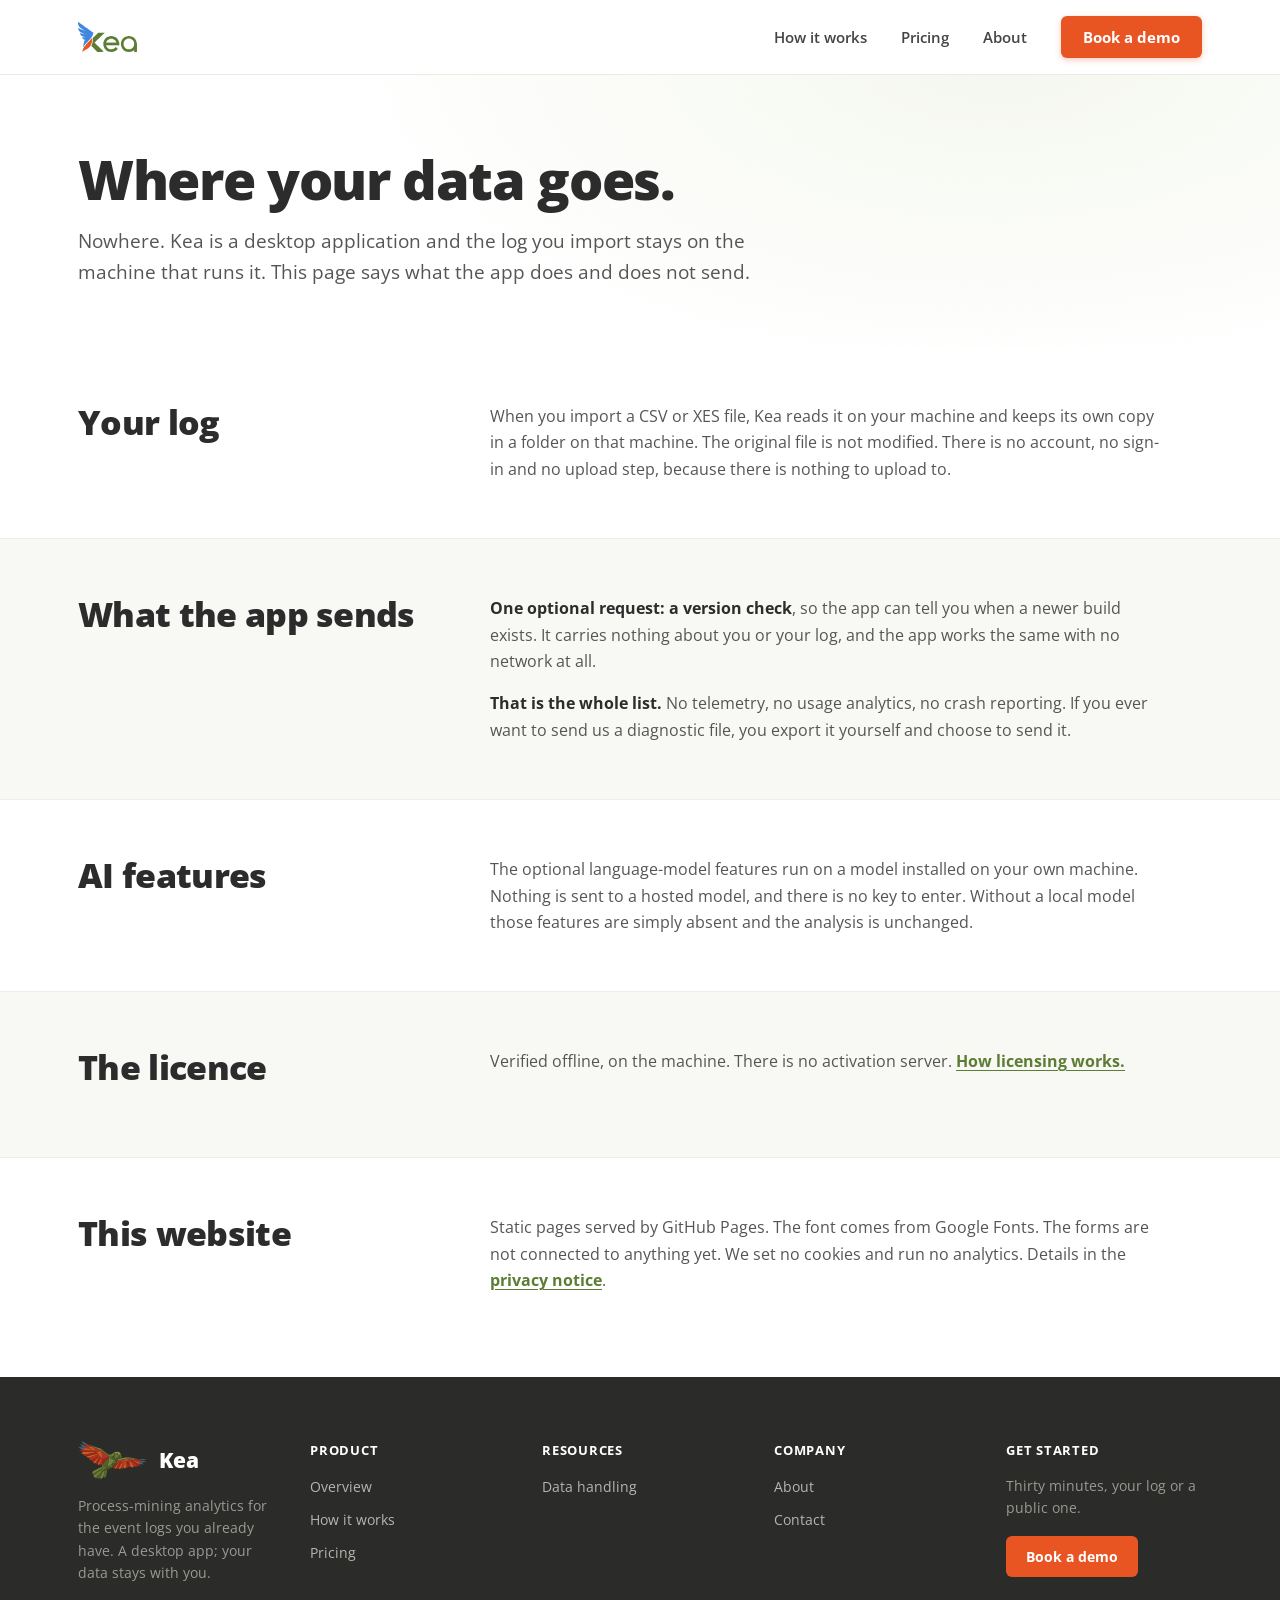
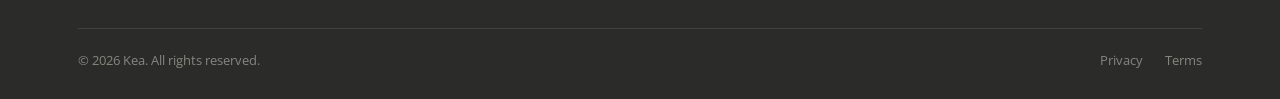
<file: security.html>
<!doctype html>
<html lang="en">
<head>
  <meta charset="utf-8">
  <meta name="viewport" content="width=device-width, initial-scale=1">
  <title>Where your data goes when you use Kea</title>
  <meta name="description" content="Kea is a desktop app. Your event log stays on your machine; here is exactly what the app does and does not send.">
  <link rel="icon" type="image/png" href="assets/kea_k_logo.png">
</head>
<body>


  <link rel="preconnect" href="https://fonts.googleapis.com">
  <link rel="preconnect" href="https://fonts.gstatic.com" crossorigin>
  <link href="https://fonts.googleapis.com/css2?family=Open+Sans:ital,wght@0,400;0,500;0,600;0,700;0,800;1,400&display=swap" rel="stylesheet">
  <link rel="stylesheet" href="css/site.css">


<div style="background:#ffffff;color:#333;">

  <!-- ============ HEADER ============ -->
  <header style="position:sticky;top:0;z-index:50;background:rgba(255,255,255,.92);backdrop-filter:blur(8px);border-bottom:1px solid #eceae5;">
    <input type="checkbox" id="nav-check">
    <div style="max-width:1180px;margin:0 auto;padding:0 28px;height:74px;display:flex;align-items:center;justify-content:space-between;gap:20px;">
      <a href="index.html" style="display:flex;align-items:center;flex-shrink:0;">
        <img src="assets/kea_word_logo.svg" alt="Kea" style="height:30px;width:auto;display:block;">
      </a>
      <nav class="nav-desktop">
        <a class="nav-link" href="index.html#how" style="font-size:15px;font-weight:600;">How it works</a>
        <a class="nav-link" href="pricing.html" style="font-size:15px;font-weight:600;">Pricing</a>
        <a class="nav-link" href="about.html" style="font-size:15px;font-weight:600;">About</a>
        <a class="btn-cta btn-cta-nudge" href="demo.html" style="display:inline-flex;align-items:center;background:var(--kea-cta-bg);color:#fff;font-size:15px;font-weight:700;padding:11px 22px;border-radius:var(--kea-radius);box-shadow:0 2px 6px var(--kea-cta-shadow);">Book a demo</a>
      </nav>
      <label class="nav-toggle" for="nav-check" aria-label="Menu">
        <span></span><span></span><span></span>
      </label>
    </div>
    <div class="nav-mobile">
      <a href="index.html#how" style="font-size:16px;font-weight:600;color:#333;padding:12px 4px;border-bottom:1px solid #f3f1ec;">How it works</a>
      <a href="pricing.html" style="font-size:16px;font-weight:600;color:#333;padding:12px 4px;border-bottom:1px solid #f3f1ec;">Pricing</a>
      <a href="about.html" style="font-size:16px;font-weight:600;color:#333;padding:12px 4px;">About</a>
      <a href="demo.html" style="margin-top:10px;text-align:center;background:var(--kea-cta-bg);color:#fff;font-size:16px;font-weight:700;padding:14px 22px;border-radius:var(--kea-radius);">Book a demo</a>
    </div>
  </header>

  <!-- ============ PAGE HEAD ============ -->
  <section class="page-head">
    <div class="wrap">
      <h1>Where your data goes.</h1>
      <p class="lede">Nowhere. Kea is a desktop application and the log you import stays on the machine that runs it. This page says what the app does and does not send.</p>
    </div>
  </section>

  <section>
    <div class="wrap two-col" style="padding-top:clamp(36px,4.5vw,56px);padding-bottom:clamp(36px,4.5vw,56px);">
      <div><h2 class="h2">Your log</h2></div>
      <div class="prose">
        <p>When you import a CSV or XES file, Kea reads it on your machine and keeps its own copy in a folder on that machine. The original file is not modified. There is no account, no sign-in and no upload step, because there is nothing to upload to.</p>
      </div>
    </div>
  </section>

  <section style="background:#f8f9f5;border-top:1px solid #eeede7;">
    <div class="wrap two-col" style="padding-top:clamp(36px,4.5vw,56px);padding-bottom:clamp(36px,4.5vw,56px);">
      <div><h2 class="h2">What the app sends</h2></div>
      <div class="prose">
        <p><strong>One optional request: a version check</strong>, so the app can tell you when a newer build exists. It carries nothing about you or your log, and the app works the same with no network at all.</p>
        <p><strong>That is the whole list.</strong> No telemetry, no usage analytics, no crash reporting. If you ever want to send us a diagnostic file, you export it yourself and choose to send it.</p>
      </div>
    </div>
  </section>

  <section style="border-top:1px solid #eeede7;">
    <div class="wrap two-col" style="padding-top:clamp(36px,4.5vw,56px);padding-bottom:clamp(36px,4.5vw,56px);">
      <div><h2 class="h2">AI features</h2></div>
      <div class="prose">
        <p>The optional language-model features run on a model installed on your own machine. Nothing is sent to a hosted model, and there is no key to enter. Without a local model those features are simply absent and the analysis is unchanged.</p>
      </div>
    </div>
  </section>

  <section style="background:#f8f9f5;border-top:1px solid #eeede7;">
    <div class="wrap two-col" style="padding-top:clamp(36px,4.5vw,56px);padding-bottom:clamp(36px,4.5vw,56px);">
      <div><h2 class="h2">The licence</h2></div>
      <div class="prose">
        <p>Verified offline, on the machine. There is no activation server. <a href="pricing.html">How licensing works.</a></p>
      </div>
    </div>
  </section>

  <section style="border-top:1px solid #eeede7;">
    <div class="wrap two-col" style="padding-top:clamp(36px,4.5vw,56px);padding-bottom:clamp(52px,6.5vw,84px);">
      <div><h2 class="h2">This website</h2></div>
      <div class="prose">
        <p>Static pages served by GitHub Pages. The font comes from Google Fonts. The forms are not connected to anything yet. We set no cookies and run no analytics. Details in the <a href="legal.html#privacy">privacy notice</a>.</p>
      </div>
    </div>
  </section>

  <!-- ============ FOOTER (identical on every page under site/; edit all copies together) ============ -->
  <footer style="background:#2b2b29;color:#cfcfca;">
    <div style="max-width:1180px;margin:0 auto;padding:clamp(44px,5vw,64px) 28px 30px;">
      <div style="display:grid;grid-template-columns:repeat(auto-fit,minmax(180px,1fr));gap:36px;margin-bottom:44px;">
        <div style="max-width:300px;">
          <div style="display:flex;align-items:center;gap:12px;margin-bottom:16px;">
            <img src="assets/kea_parrot.svg" alt="" style="height:38px;width:auto;display:block;">
            <span style="font-size:21px;font-weight:800;color:#fff;letter-spacing:-0.01em;">Kea</span>
          </div>
          <p style="margin:0;font-size:14px;line-height:1.6;color:#9a9a93;">Process-mining analytics for the event logs you already have. A desktop app; your data stays with you.</p>
        </div>
        <div>
          <h4 style="margin:0 0 16px;font-size:13px;font-weight:700;letter-spacing:.06em;color:#fff;">PRODUCT</h4>
          <ul style="margin:0;padding:0;list-style:none;display:flex;flex-direction:column;gap:11px;">
            <li><a class="footer-link" href="index.html" style="font-size:14px;">Overview</a></li>
            <li><a class="footer-link" href="index.html#how" style="font-size:14px;">How it works</a></li>
            <li><a class="footer-link" href="pricing.html" style="font-size:14px;">Pricing</a></li>
          </ul>
        </div>
        <div>
          <h4 style="margin:0 0 16px;font-size:13px;font-weight:700;letter-spacing:.06em;color:#fff;">RESOURCES</h4>
          <ul style="margin:0;padding:0;list-style:none;display:flex;flex-direction:column;gap:11px;">
            <li><a class="footer-link" href="security.html" style="font-size:14px;">Data handling</a></li>
          </ul>
        </div>
        <div>
          <h4 style="margin:0 0 16px;font-size:13px;font-weight:700;letter-spacing:.06em;color:#fff;">COMPANY</h4>
          <ul style="margin:0;padding:0;list-style:none;display:flex;flex-direction:column;gap:11px;">
            <li><a class="footer-link" href="about.html" style="font-size:14px;">About</a></li>
            <li><a class="footer-link" href="demo.html" style="font-size:14px;">Contact</a></li>
          </ul>
        </div>
        <div>
          <h4 style="margin:0 0 16px;font-size:13px;font-weight:700;letter-spacing:.06em;color:#fff;">GET STARTED</h4>
          <p style="margin:0 0 16px;font-size:14px;line-height:1.6;color:#9a9a93;">Thirty minutes, your log or a public one.</p>
          <a class="btn-cta" href="demo.html" style="display:inline-flex;align-items:center;background:var(--kea-cta-bg);color:#fff;font-size:14px;font-weight:700;padding:11px 20px;border-radius:var(--kea-radius);">Book a demo</a>
        </div>
      </div>
      <div style="border-top:1px solid #41413d;padding-top:22px;display:flex;flex-wrap:wrap;gap:12px;align-items:center;justify-content:space-between;">
        <span style="font-size:13px;color:#86867f;">© 2026 Kea. All rights reserved.</span>
        <div style="display:flex;gap:22px;">
          <a class="footer-legal-link" href="legal.html#privacy" style="font-size:13px;">Privacy</a>
          <a class="footer-legal-link" href="legal.html#terms" style="font-size:13px;">Terms</a>
        </div>
      </div>
    </div>
  </footer>

</div>

</body>
</html>
</file>
<file: css/site.css>
/* Kea site stylesheet: shared by every page under site/. Theme knobs live in :root. */
/* ---- theme knobs (same surface as option 1: accent=Balanced, corners=Rounded, motion=Lively) ---- */
:root {
  --kea-cta-bg: #e95423;
  --kea-cta-bg-hover: #d4471c;
  --kea-cta-shadow: rgba(233,84,35,.3);
  --kea-pill-bg: #ebf0e0;
  --kea-pill-fg: #3e5621;
  --kea-radius: 6px;
  --kea-card-radius: 14px;
  --kea-play: running;
}

* { box-sizing: border-box; }
html { scroll-behavior: smooth; }
body { margin: 0; font-family: "Open Sans", sans-serif; color: #333; background: #ffffff; -webkit-font-smoothing: antialiased; }
a { text-decoration: none; color: inherit; }
a:hover { color: inherit; }
img { max-width: 100%; }

/* ---- one-shot entrance animations (unaffected by --kea-play) ---- */
@keyframes keaband { from { transform: scaleX(0); } to { transform: scaleX(1); } }
@keyframes keadraw { to { stroke-dashoffset: 0; } }
@keyframes keapop { from { transform: scale(0); } }
@keyframes keafade { from { opacity: 0; } }
@keyframes kearow { from { opacity: 0; transform: translateY(8px); } }
@keyframes keachip { from { transform: scaleX(0); } }
@keyframes kearise { from { transform: scaleY(0); } }
/* ---- loops (carry animation-play-state: var(--kea-play)) ---- */
@keyframes keaflow { to { stroke-dashoffset: -30; } }
@keyframes keapulse { 0%,100% { opacity: .35; transform: scale(1); } 50% { opacity: 0; transform: scale(1.6); } }
@keyframes keaflash { 0%,100% { box-shadow: 0 0 0 0 rgba(233,84,35,.4); } 50% { box-shadow: 0 0 0 9px rgba(233,84,35,0); } }
@keyframes keafloat { 0%,100% { transform: translateY(0); } 50% { transform: translateY(-6px); } }
.kea-loop { animation-play-state: var(--kea-play); }

/* ---- hover states ---- */
.btn-cta { transition: background .2s, transform .2s; }
.btn-cta:hover { background: var(--kea-cta-bg-hover); color: #fff; }
.btn-cta-lift:hover { transform: translateY(-2px); }
.btn-cta-nudge:hover { transform: translateY(-1px); }
.btn-ghost { transition: background .2s, border-color .2s; }
.btn-ghost:hover { background: #ebf0e0; border-color: #5c7d33; color: #5c7d33; }
.btn-ghost-light { transition: background .2s, border-color .2s; }
.btn-ghost-light:hover { background: rgba(255,255,255,.1); border-color: #fff; color: #fff; }
.nav-link { color: #444; transition: color .2s; }
.nav-link:hover { color: #3f86e0; }
.footer-link { color: #b6b6b0; transition: color .2s; }
.footer-link:hover { color: #a4cd78; }
.footer-legal-link { color: #86867f; transition: color .2s; }
.footer-legal-link:hover { color: #cfcfca; }

/* ---- responsive nav (breakpoint 880px, CSS-only hamburger) ---- */
.nav-desktop { display: flex; align-items: center; gap: 34px; }
.nav-toggle { display: none; }
.nav-mobile { display: none; border-top: 1px solid #eceae5; background: #fff; padding: 14px 28px 22px; flex-direction: column; gap: 4px; }
#nav-check { display: none; }
#nav-check:checked ~ .nav-mobile { display: flex; }

/* ---- fixed-geometry drawings scroll rather than squash ---- */
.dfg-scroll { overflow-x: auto; }
.dfg-scroll > svg { min-width: 760px; }
.dfg-badge { position: absolute; right: 16px; top: 16px; }
.cases-scroll { overflow-x: auto; }
.cases-scroll > .cases-rows { min-width: 620px; }
.bands-scroll { overflow-x: auto; }
.bands-scroll > div { min-width: 440px; }

/* ---- story chapters: copy rail + panel ---- */
.chapter { display: grid; grid-template-columns: minmax(0, 330px) minmax(0, 1fr); gap: 56px; align-items: start; }
.chapter-copy { position: sticky; top: 98px; }
.facts { display: grid; grid-template-columns: repeat(4, minmax(0, 1fr)); gap: 36px; }

@media (max-width: 879px) {
  .nav-desktop { display: none; }
  .nav-toggle {
    display: inline-flex; flex-direction: column; justify-content: center; align-items: center; gap: 5px;
    width: 44px; height: 44px; background: transparent; border: 1px solid #e3e1db; border-radius: 8px; cursor: pointer;
  }
  .nav-toggle span { display: block; width: 20px; height: 2px; background: #3e5621; border-radius: 2px; }
  .dfg-badge { position: static; margin: 0 16px 16px; }
  .chapter { grid-template-columns: minmax(0, 1fr); gap: 26px; }
  .chapter-copy { position: static; }
  .facts { grid-template-columns: repeat(2, minmax(0, 1fr)); }
}
@media (max-width: 560px) {
  .facts { grid-template-columns: minmax(0, 1fr); }
}

@media (prefers-reduced-motion: reduce) {
  :root { --kea-play: paused; }
  html { scroll-behavior: auto; }
  *, *::before, *::after { animation-duration: .001ms !important; animation-iteration-count: 1 !important; transition-duration: .001ms !important; }
}

/* ---- the input: log excerpt (index #input) ---- */
.log-scroll { overflow-x: auto; border: 1px solid #d5dcc4; border-radius: 10px; background: #fff; box-shadow: 0 10px 30px rgba(40,50,20,.08); }
.log-excerpt { border-collapse: collapse; width: 100%; min-width: 640px; font-size: 13px; font-variant-numeric: tabular-nums; }
.log-excerpt th, .log-excerpt td { padding: 9px 14px; text-align: left; white-space: nowrap; border-bottom: 1px solid #eef0e8; }
.log-excerpt thead tr.log-roles th { font-size: 11px; font-weight: 800; letter-spacing: .08em; text-transform: uppercase; color: #8a927a; background: #f6f8f1; border-bottom: 0; padding-top: 10px; padding-bottom: 4px; }
.log-excerpt thead tr.log-roles th.req { color: #5c7d33; }
.log-excerpt thead tr:nth-child(2) th { font-family: ui-monospace, SFMono-Regular, Menlo, Consolas, monospace; font-weight: 600; font-size: 12.5px; color: #555; background: #f6f8f1; border-bottom: 2px solid #dfe5d0; }
.log-excerpt tbody td { color: #666; }
.log-excerpt .req { background: #f2f7e8; }
.log-excerpt tbody td.req { color: #2c2c2c; font-weight: 600; }
.log-excerpt tbody tr:last-child td { border-bottom: 0; }
.log-excerpt tfoot td { font-size: 12.5px; color: #999; background: #fafbf7; border-top: 1px solid #eef0e8; }
.input-grid { }

/* ---- specs table (index #specs) ---- */
.specs-grid { display: grid; grid-template-columns: minmax(0, 380px) minmax(0, 1fr); gap: 40px 72px; align-items: start; }
.specs { border-collapse: collapse; width: 100%; font-size: 15px; line-height: 1.55; }
.specs th, .specs td { padding: 14px 0; border-top: 1px solid #dfe3d3; text-align: left; vertical-align: top; }
.specs tr:last-child th, .specs tr:last-child td { border-bottom: 1px solid #dfe3d3; }
.specs th { width: 128px; padding-right: 20px; font-weight: 700; color: #2c2c2c; white-space: nowrap; }
.specs td { color: #555; }

/* ---- FAQ (CSS-only accordion) ---- */
.faq-grid { display: grid; grid-template-columns: minmax(0, 340px) minmax(0, 1fr); gap: 32px 72px; align-items: start; }
.faq details { border-top: 1px solid #e6e5df; }
.faq details:last-child { border-bottom: 1px solid #e6e5df; }
.faq summary { list-style: none; cursor: pointer; padding: 16px 36px 16px 0; font-size: 16.5px; font-weight: 700; color: #2c2c2c; position: relative; }
.faq summary::-webkit-details-marker { display: none; }
.faq summary::after { content: ""; position: absolute; right: 6px; top: 50%; width: 9px; height: 9px; border-right: 2px solid #5c7d33; border-bottom: 2px solid #5c7d33; transform: translateY(-70%) rotate(45deg); transition: transform .2s; }
.faq details[open] summary::after { transform: translateY(-30%) rotate(-135deg); }
.faq summary:hover { color: #5c7d33; }
.faq details p { margin: 0 0 18px; font-size: 15px; line-height: 1.6; color: #555; max-width: 640px; }
.faq details p a { color: #5c7d33; font-weight: 700; text-decoration: underline; text-underline-offset: 3px; }

@media (max-width: 879px) {
  .input-grid { grid-template-columns: minmax(0, 1fr) !important; }
  .specs-grid, .faq-grid { grid-template-columns: minmax(0, 1fr); }
  .specs th { width: 96px; }
}

/* ---- sub-page building blocks (workspace, demo, pricing, security, about, legal, thanks) ---- */
.wrap { max-width: 1180px; margin: 0 auto; padding-left: 28px; padding-right: 28px; }
.page-head { background: radial-gradient(1100px 540px at 78% -8%, #f4f7ee 0%, rgba(244,247,238,0) 60%), #ffffff; }
.page-head .wrap { padding-top: clamp(44px, 6vw, 76px); padding-bottom: clamp(36px, 5vw, 60px); }
.page-head h1 { margin: 0 0 18px; max-width: 800px; font-size: clamp(32px, 4.6vw, 54px); line-height: 1.06; letter-spacing: -0.025em; font-weight: 800; color: #2c2c2c; }
.page-head .lede { margin: 0; max-width: 680px; font-size: clamp(16px, 1.5vw, 19px); line-height: 1.6; color: #555; }
.h2 { margin: 0 0 14px; font-size: clamp(24px, 2.8vw, 34px); line-height: 1.15; letter-spacing: -0.02em; font-weight: 800; color: #2c2c2c; }
.h3 { margin: 32px 0 14px; font-size: 19px; line-height: 1.3; font-weight: 700; color: #2c2c2c; }
.p { margin: 0 0 12px; font-size: 16px; line-height: 1.6; color: #666; }
.p-small { margin: 0; font-size: 13.5px; line-height: 1.6; color: #888; }
.prose p { margin: 0 0 16px; font-size: 16px; line-height: 1.65; color: #555; max-width: 680px; }
.prose p:last-child { margin-bottom: 0; }
.prose strong { color: #2c2c2c; }
.prose a, .steps a, .tab-copy a { color: #5c7d33; font-weight: 700; text-decoration: underline; text-underline-offset: 3px; }
.prose code { font-family: ui-monospace, SFMono-Regular, Menlo, Consolas, monospace; font-size: 14px; background: #f3f4ef; padding: 1px 5px; border-radius: 4px; color: #333; }
.two-col { display: grid; grid-template-columns: minmax(0, 340px) minmax(0, 1fr); gap: 24px 72px; align-items: start; }
.two-col-form { grid-template-columns: minmax(0, 1fr) minmax(0, 480px); gap: 40px 72px; }

/* numbered steps */
.steps { margin: 0; padding: 0; list-style: none; counter-reset: step; display: flex; flex-direction: column; gap: 18px; }
.steps li { position: relative; padding-left: 52px; font-size: 15.5px; line-height: 1.65; color: #555; }
.steps li::before { counter-increment: step; content: counter(step); position: absolute; left: 0; top: 2px; width: 34px; height: 34px; border-radius: 50%; background: #ebf0e0; color: #3e5621; font-weight: 800; font-size: 14px; display: flex; align-items: center; justify-content: center; }
.steps li strong { color: #2c2c2c; }
.steps li em { font-style: italic; }
.steps-plain { gap: 14px; }

/* forms (Formspree, plain HTML) */
.form { background: #fff; border: 1px solid #dfe3d3; border-radius: 12px; padding: clamp(20px, 3vw, 30px); box-shadow: 0 14px 40px rgba(40,50,20,.08); }
.field { display: flex; flex-direction: column; gap: 6px; margin-bottom: 16px; }
.field label { font-size: 13.5px; font-weight: 700; color: #2c2c2c; }
.field input, .field select, .field textarea { font: inherit; font-size: 15px; color: #333; padding: 10px 12px; border: 1px solid #cfd4c3; border-radius: var(--kea-radius); background: #fff; width: 100%; }
.field input:focus, .field select:focus, .field textarea:focus { outline: 2px solid #5c7d33; outline-offset: 1px; border-color: #5c7d33; }
.field textarea { resize: vertical; }
.form button { border: 0; cursor: pointer; font: inherit; display: inline-flex; align-items: center; background: var(--kea-cta-bg); color: #fff; font-size: 16px; font-weight: 700; padding: 14px 26px; border-radius: var(--kea-radius); box-shadow: 0 4px 14px var(--kea-cta-shadow); }
.form-note { margin: 14px 0 0; font-size: 12.5px; line-height: 1.5; color: #999; }
.form-note a { color: #5c7d33; text-decoration: underline; text-underline-offset: 3px; }
.faq-compact summary { font-size: 15.5px; padding: 13px 36px 13px 0; }
.faq-compact details p { font-size: 14.5px; }

@media (max-width: 879px) {
  .two-col, .two-col-form { grid-template-columns: minmax(0, 1fr); }
}
</file>
